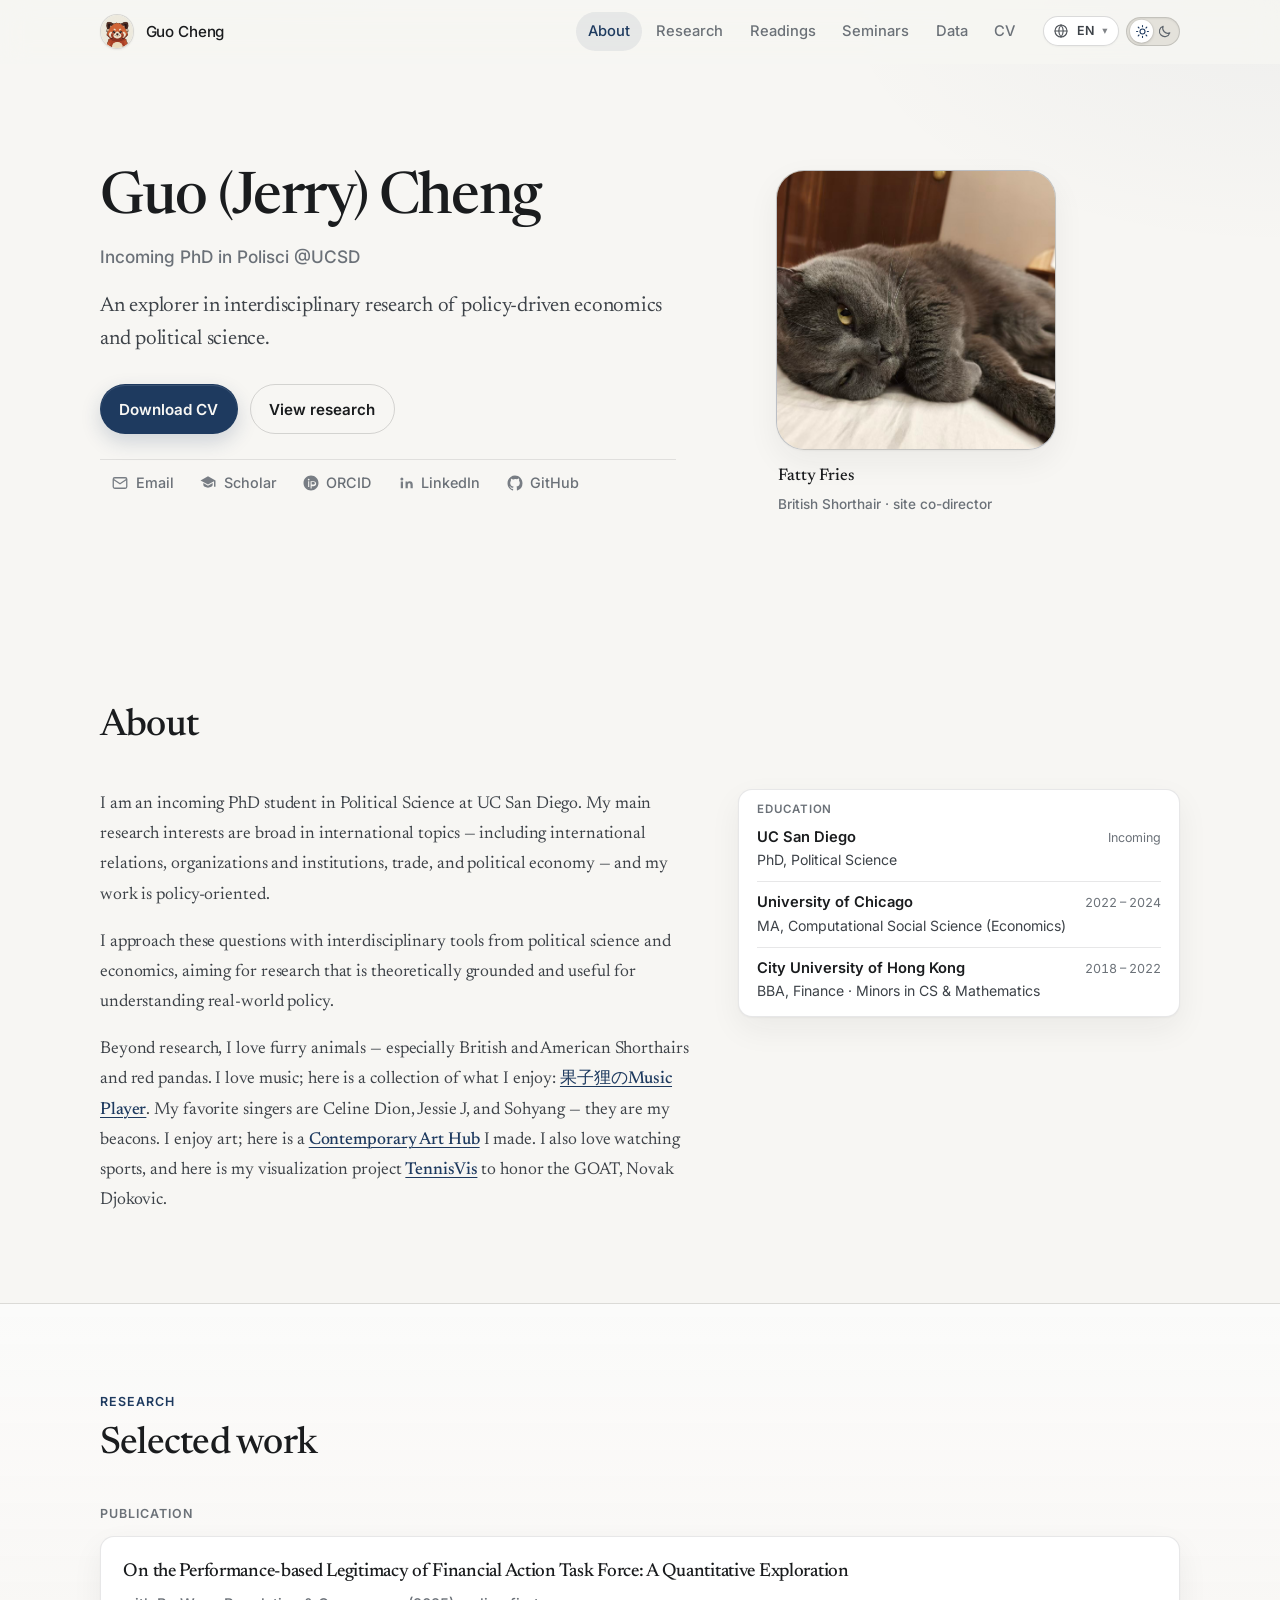
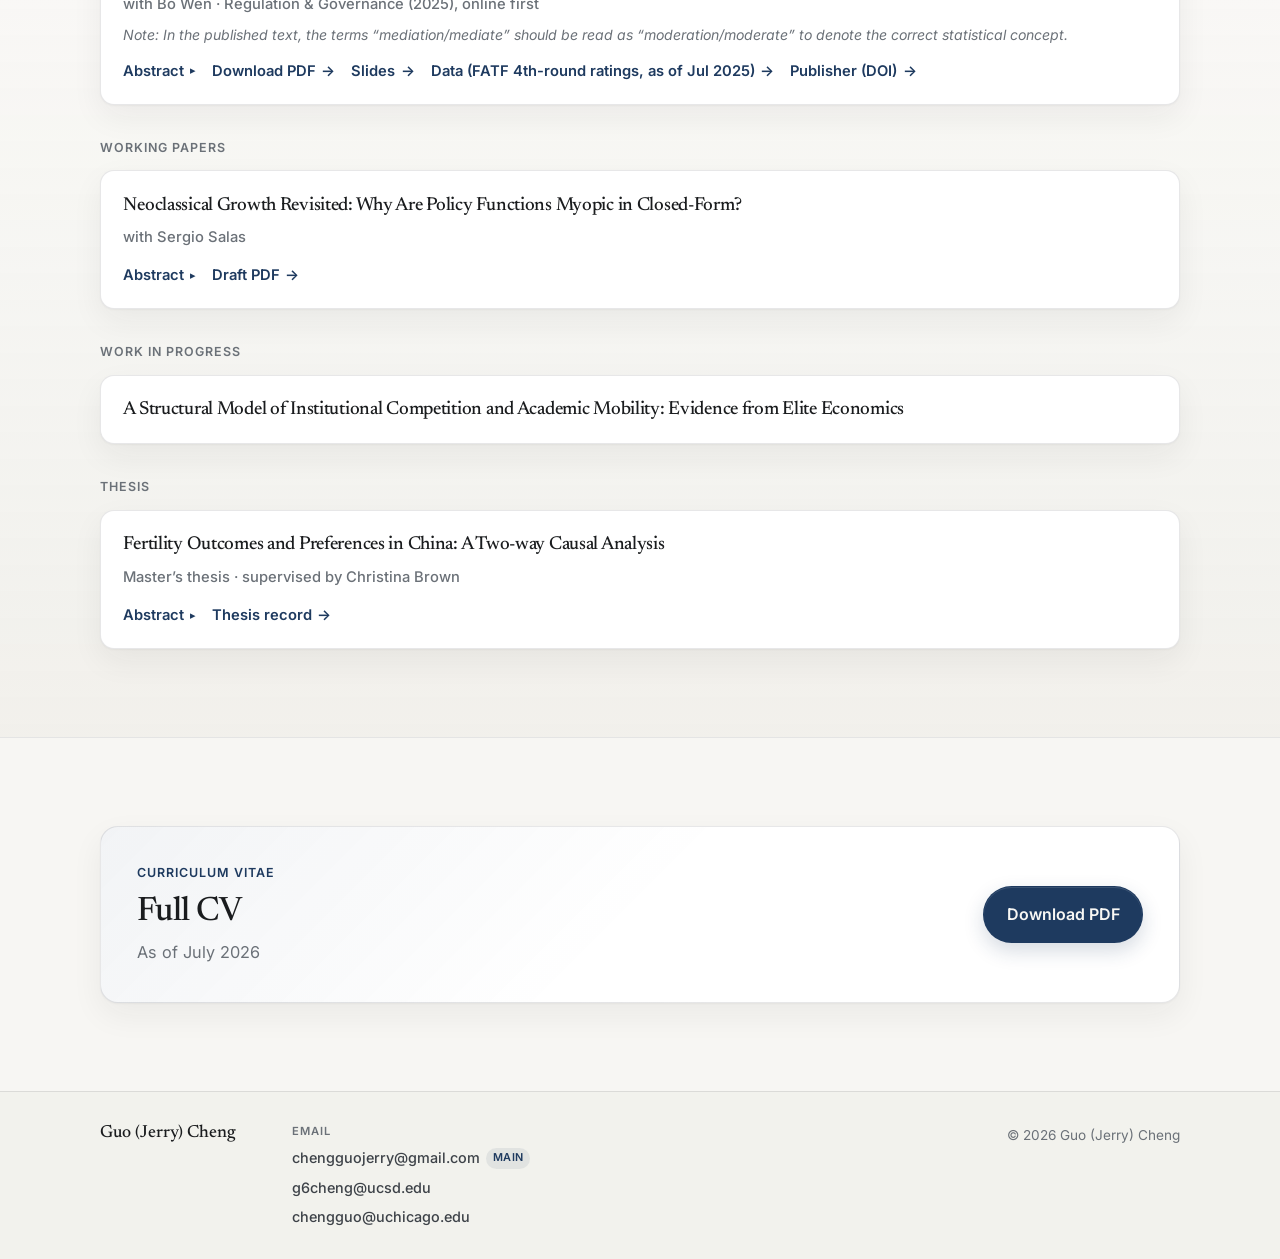
<file: index.html>
<!DOCTYPE html>
<html lang="en">
<head>
  <meta charset="UTF-8" />
  <meta name="viewport" content="width=device-width, initial-scale=1, viewport-fit=cover" />
  <title>Guo (Jerry) Cheng</title>
  <meta name="description" content="Guo (Jerry) Cheng — Incoming PhD in Political Science at UC San Diego. Interdisciplinary research in policy-driven economics and political science." />
  <meta name="author" content="Guo (Jerry) Cheng" />

  <!-- Open Graph -->
  <meta property="og:title" content="Guo (Jerry) Cheng" />
  <meta property="og:description" content="Incoming PhD in Political Science at UC San Diego. Interdisciplinary research in policy-driven economics and political science." />
  <meta property="og:type" content="website" />
  <meta property="og:url" content="https://jerrycg.github.io/" />

  <link rel="icon" href="assets/img/logo-red-panda.jpg" type="image/jpeg" />
  <meta name="color-scheme" content="light dark" />
  <!-- Apply theme + language before paint to avoid flash -->
  <script>
    (function () {
      try {
        var stored = localStorage.getItem("theme");
        var prefersDark = window.matchMedia("(prefers-color-scheme: dark)").matches;
        var theme = stored === "light" || stored === "dark"
          ? stored
          : prefersDark
            ? "dark"
            : "light";
        document.documentElement.setAttribute("data-theme", theme);
        document.documentElement.style.colorScheme = theme;
      } catch (e) {
        document.documentElement.setAttribute("data-theme", "light");
      }
      try {
        var lang = localStorage.getItem("lang");
        if (lang === "zh-CN" || lang === "en") {
          document.documentElement.setAttribute("lang", lang === "zh-CN" ? "zh-CN" : "en");
          document.documentElement.setAttribute("data-lang", lang);
        }
      } catch (e2) { /* ignore */ }
    })();
  </script>
  <link rel="preconnect" href="https://fonts.googleapis.com" />
  <link rel="preconnect" href="https://fonts.gstatic.com" crossorigin />
  <link href="https://fonts.googleapis.com/css2?family=Inter:wght@400;500;600&family=Newsreader:ital,opsz,wght@0,6..72,400;0,6..72,500;0,6..72,600;1,6..72,400;1,6..72,500&display=swap" rel="stylesheet" />
  <link rel="stylesheet" href="css/styles.css?v=20261103b" />
</head>
<body>
  <a class="skip-link" href="#main" data-i18n="skip">Skip to content</a>

  <header class="site-header" id="top">
    <div class="header-inner">
      <a class="brand" href="index.html" data-i18n-aria="brand.home" aria-label="Guo (Jerry) Cheng — home">
        <img
          class="brand-mark"
          src="assets/img/logo-red-panda.jpg"
          alt=""
          width="36"
          height="36"
          decoding="async"
        />
        <span class="brand-name" data-i18n="brand.name">Guo Cheng</span>
      </a>
      <nav class="site-nav" data-i18n-aria="nav.primary" aria-label="Primary">
        <ul>
          <li><a href="#about" data-i18n="nav.about">About</a></li>
          <li><a href="#research" data-i18n="nav.research">Research</a></li>
          <li><a href="readings.html" data-i18n="nav.readings">Readings</a></li>
          <li><a href="seminars.html" data-i18n="nav.seminars">Seminars</a></li>
          <li><a href="data.html" data-i18n="nav.data">Data</a></li>
          <li><a href="#cv" data-i18n="nav.cv">CV</a></li>
        </ul>
      </nav>

      <div class="header-tools">
        <div class="lang-switch" id="lang-switch">
          <button
            type="button"
            class="lang-toggle"
            id="lang-toggle"
            aria-haspopup="listbox"
            aria-expanded="false"
            aria-controls="lang-menu"
            data-i18n-aria="lang.label"
            aria-label="Language"
            title="Language"
          >
            <span class="lang-toggle-icon" aria-hidden="true">
              <svg viewBox="0 0 24 24" width="16" height="16" fill="none" stroke="currentColor" stroke-width="1.7" stroke-linecap="round" stroke-linejoin="round">
                <circle cx="12" cy="12" r="9" />
                <path d="M3 12h18" />
                <path d="M12 3a14 14 0 0 1 0 18" />
                <path d="M12 3a14 14 0 0 0 0 18" />
              </svg>
            </span>
            <span class="lang-current" id="lang-current">EN</span>
            <span class="lang-caret" aria-hidden="true">▾</span>
          </button>
          <ul class="lang-menu" id="lang-menu" role="listbox" hidden>
            <li role="option">
              <button type="button" class="lang-option" data-lang="en" data-i18n="lang.en">English</button>
            </li>
            <li role="option">
              <button type="button" class="lang-option" data-lang="zh-CN" data-i18n="lang.zh">简体中文</button>
            </li>
          </ul>
        </div>

        <button
          type="button"
          class="theme-toggle"
          id="theme-toggle"
          aria-label="Switch to dark theme"
          data-i18n-title="theme.toggle"
          title="Toggle light / dark theme"
        >
          <span class="theme-toggle-track" aria-hidden="true">
            <span class="theme-toggle-icon theme-toggle-sun">
              <svg viewBox="0 0 24 24" width="15" height="15" fill="none" stroke="currentColor" stroke-width="1.75" stroke-linecap="round">
                <circle cx="12" cy="12" r="4" />
                <path d="M12 2.5v1.8M12 19.7v1.8M2.5 12h1.8M19.7 12h1.8M5.1 5.1l1.3 1.3M17.6 17.6l1.3 1.3M5.1 18.9l1.3-1.3M17.6 6.4l1.3-1.3" />
              </svg>
            </span>
            <span class="theme-toggle-icon theme-toggle-moon">
              <svg viewBox="0 0 24 24" width="15" height="15" fill="none" stroke="currentColor" stroke-width="1.75" stroke-linecap="round" stroke-linejoin="round">
                <path d="M20.5 14.2A8.2 8.2 0 0 1 9.8 3.5 8.5 8.5 0 1 0 20.5 14.2Z" />
              </svg>
            </span>
            <span class="theme-toggle-thumb"></span>
          </span>
        </button>
      </div>
    </div>
  </header>

  <main id="main">
    <!-- Hero -->
    <section class="hero" id="home" aria-labelledby="hero-name">
      <div class="container hero-grid">
        <div class="hero-copy reveal">
          <h1 id="hero-name" data-i18n="hero.name">Guo (Jerry) Cheng</h1>
          <p class="hero-role" data-i18n="hero.role">Incoming PhD in Polisci @UCSD</p>
          <p class="hero-lede" data-i18n="hero.lede">
            An explorer in interdisciplinary research of policy-driven economics
            and political science.
          </p>
          <div class="hero-actions">
            <a class="btn btn-primary" href="#cv" data-i18n="hero.cv">Download CV</a>
            <a class="btn btn-ghost" href="#research" data-i18n="hero.research">View research</a>
          </div>
          <ul class="social-list" data-i18n-aria="social.profiles" aria-label="Profiles and contact">
            <li>
              <a href="mailto:chengguojerry@gmail.com" data-i18n-title="social.email" title="Email">
                <span class="social-icon" aria-hidden="true">
                  <svg viewBox="0 0 24 24" width="18" height="18" fill="none" stroke="currentColor" stroke-width="1.75"><rect x="3" y="5" width="18" height="14" rx="2"/><path d="M3 7l9 6 9-6"/></svg>
                </span>
                <span data-i18n="social.email">Email</span>
              </a>
            </li>
            <li>
              <a href="https://scholar.google.com/citations?user=vxpHL1AAAAAJ" target="_blank" rel="noopener noreferrer" data-i18n-title="social.scholar" title="Google Scholar">
                <span class="social-icon" aria-hidden="true">
                  <svg viewBox="0 0 24 24" width="18" height="18" fill="currentColor"><path d="M12 3 2 8.5 12 14l8-4.4V17h2V8.5L12 3Zm-6.2 9.1v2.7c0 1.9 2.8 3.4 6.2 3.4s6.2-1.5 6.2-3.4v-2.7L12 15.6l-6.2-3.5Z"/></svg>
                </span>
                <span data-i18n="social.scholar">Scholar</span>
              </a>
            </li>
            <li>
              <a href="https://orcid.org/0009-0001-1457-7017" target="_blank" rel="noopener noreferrer" data-i18n-title="social.orcid" title="ORCID">
                <span class="social-icon" aria-hidden="true">
                  <svg viewBox="0 0 24 24" width="18" height="18" fill="currentColor"><path d="M12 2C6.48 2 2 6.48 2 12s4.48 10 10 10 10-4.48 10-10S17.52 2 12 2Zm-3.1 4.35a1.15 1.15 0 1 1 0 2.3 1.15 1.15 0 0 1 0-2.3ZM8.2 9.5h1.4v7.7H8.2V9.5Zm3.25 0h3.85c2.15 0 3.55 1.35 3.55 3.35 0 2.05-1.5 3.4-3.7 3.4h-2.3v2.95h-1.4V9.5Zm1.4 1.25v3.25h2.15c1.3 0 2.15-.7 2.15-1.65 0-.95-.85-1.6-2.15-1.6H12.85Z"/></svg>
                </span>
                <span data-i18n="social.orcid">ORCID</span>
              </a>
            </li>
            <li>
              <a href="https://www.linkedin.com/in/guo-jerry-cheng" target="_blank" rel="noopener noreferrer" data-i18n-title="social.linkedin" title="LinkedIn">
                <span class="social-icon" aria-hidden="true">
                  <svg viewBox="0 0 24 24" width="18" height="18" fill="currentColor"><path d="M6.5 8.5a2 2 0 1 1 0-4 2 2 0 0 1 0 4ZM5 10h3v9H5v-9Zm5.5 0H14v1.3c.5-.9 1.6-1.6 3.1-1.6 2.5 0 3.9 1.6 3.9 4.5V19h-3v-4.3c0-1.4-.5-2.3-1.7-2.3-1 0-1.5.7-1.8 1.4-.1.2-.1.5-.1.8V19h-3v-9Z"/></svg>
                </span>
                <span data-i18n="social.linkedin">LinkedIn</span>
              </a>
            </li>
            <li>
              <a href="https://github.com/JerryCG" target="_blank" rel="noopener noreferrer" data-i18n-title="social.github" title="GitHub">
                <span class="social-icon" aria-hidden="true">
                  <svg viewBox="0 0 24 24" width="18" height="18" fill="currentColor"><path d="M12 2C6.48 2 2 6.58 2 12.26c0 4.52 2.87 8.35 6.84 9.7.5.1.68-.22.68-.48 0-.24-.01-.87-.01-1.7-2.78.62-3.37-1.37-3.37-1.37-.45-1.18-1.11-1.5-1.11-1.5-.91-.64.07-.63.07-.63 1 .07 1.53 1.06 1.53 1.06.9 1.57 2.36 1.12 2.94.86.09-.67.35-1.12.63-1.38-2.22-.26-4.56-1.14-4.56-5.07 0-1.12.39-2.03 1.03-2.75-.1-.26-.45-1.32.1-2.75 0 0 .84-.27 2.75 1.05A9.3 9.3 0 0 1 12 6.8c.85 0 1.71.12 2.51.35 1.9-1.32 2.74-1.05 2.74-1.05.55 1.43.2 2.49.1 2.75.64.72 1.03 1.63 1.03 2.75 0 3.94-2.34 4.8-4.57 5.06.36.32.68.94.68 1.9 0 1.38-.01 2.49-.01 2.83 0 .26.18.59.69.48A10.28 10.28 0 0 0 22 12.26C22 6.58 17.52 2 12 2Z"/></svg>
                </span>
                <span data-i18n="social.github">GitHub</span>
              </a>
            </li>
          </ul>
        </div>

        <figure class="hero-photo reveal">
          <div class="photo-frame">
            <img
              class="photo-img"
              src="assets/img/fatty-fries.jpg"
              data-i18n-alt="photo.alt"
              alt="Fatty Fries, a British Shorthair cat, resting on a bed"
              width="280"
              height="280"
              loading="eager"
              decoding="async"
            />
          </div>
          <figcaption class="photo-caption">
            <span class="photo-caption-name" data-i18n="photo.name">Fatty Fries</span>
            <span class="photo-caption-note" data-i18n="photo.note">British Shorthair · site co-director</span>
          </figcaption>
        </figure>
      </div>
    </section>

    <!-- About -->
    <section class="section" id="about" aria-labelledby="about-title">
      <div class="container">
        <header class="section-header reveal">
          <h2 id="about-title" data-i18n="about.title">About</h2>
        </header>

        <div class="about-grid">
          <div class="about-prose reveal">
            <p data-i18n="about.p1">
              I am an incoming PhD student in Political Science at UC San Diego.
              My main research interests are broad in international topics —
              including international relations, organizations and institutions,
              trade, and political economy — and my work is policy-oriented.
            </p>
            <p data-i18n="about.p2">
              I approach these questions with interdisciplinary tools from
              political science and economics, aiming for research that is
              theoretically grounded and useful for understanding real-world policy.
            </p>
            <p data-i18n-html="about.p3">
              Beyond research, I love furry animals — especially British and American
              Shorthairs and red pandas. I love music; here is a collection of what I enjoy:
              <a href="https://jerrycg.github.io/music-player/" target="_blank" rel="noopener noreferrer">果子狸のMusic Player</a>.
              My favorite singers are Celine Dion, Jessie J, and Sohyang — they are my beacons.
              I enjoy art; here is a
              <a href="https://jerrycg.github.io/contemporary-art-hub/" target="_blank" rel="noopener noreferrer">Contemporary Art Hub</a>
              I made.
              I also love watching sports, and here is my visualization project
              <a href="https://tennis-vis.onrender.com/" target="_blank" rel="noopener noreferrer">TennisVis</a>
              to honor the GOAT, Novak Djokovic.
            </p>
          </div>

          <aside class="education reveal" aria-labelledby="edu-title">
            <h3 id="edu-title" class="aside-title" data-i18n="edu.title">Education</h3>
            <ol class="edu-list">
              <li>
                <div class="edu-meta">
                  <span class="edu-school" data-i18n="edu.ucsd.school">UC San Diego</span>
                  <span class="edu-years" data-i18n="edu.ucsd.years">Incoming</span>
                </div>
                <p class="edu-degree" data-i18n="edu.ucsd.degree">PhD, Political Science</p>
              </li>
              <li>
                <div class="edu-meta">
                  <span class="edu-school" data-i18n="edu.uchicago.school">University of Chicago</span>
                  <span class="edu-years">2022 – 2024</span>
                </div>
                <p class="edu-degree" data-i18n="edu.uchicago.degree">MA, Computational Social Science (Economics)</p>
              </li>
              <li>
                <div class="edu-meta">
                  <span class="edu-school" data-i18n="edu.cityu.school">City University of Hong Kong</span>
                  <span class="edu-years">2018 – 2022</span>
                </div>
                <p class="edu-degree" data-i18n="edu.cityu.degree">BBA, Finance · Minors in CS &amp; Mathematics</p>
              </li>
            </ol>
          </aside>
        </div>
      </div>
    </section>

    <!-- Research -->
    <section class="section section-alt" id="research" aria-labelledby="research-title">
      <div class="container">
        <header class="section-header reveal">
          <p class="section-label" data-i18n="research.label">Research</p>
          <h2 id="research-title" data-i18n="research.title">Selected work</h2>
        </header>

        <div class="research-block reveal">
          <h3 class="research-group-title" data-i18n="research.publication">Publication</h3>
          <article class="paper-card">
            <p class="paper-title" data-i18n="paper.fatf.title">
              On the Performance-based Legitimacy of Financial Action Task Force:
              A Quantitative Exploration
            </p>
            <p class="paper-meta" data-i18n="paper.fatf.meta">
              with Bo Wen · Regulation &amp; Governance (2025), online first
            </p>
            <p class="paper-note paper-note-correction" data-i18n="paper.fatf.note">
              Note: In the published text, the terms “mediation/mediate” should be read as “moderation/moderate” to denote the correct statistical concept.
            </p>
            <div class="paper-links">
              <button
                type="button"
                class="abstract-toggle"
                aria-expanded="false"
                aria-controls="abstract-fatf"
              >
                <span data-i18n="link.abstract">Abstract</span>
                <span class="abstract-toggle-icon" aria-hidden="true">▸</span>
              </button>
              <a
                class="text-link"
                href="https://www.dropbox.com/scl/fi/eptdcv185i0i1qvf4c0sd/Regulation-Governance-2025-Cheng-Wen-On-the-Performance-Based-Legitimacy-of-Financial-Action-Task-Force-A-Quantitative-Exploration.pdf?rlkey=uq9wglwz7m2yx3jsmejo32n99&amp;e=2&amp;st=axpfbrux&amp;dl=0"
                target="_blank"
                rel="noopener noreferrer"
              >
                <span data-i18n="link.pdf">Download PDF</span>
                <span aria-hidden="true">→</span>
              </a>
              <a
                class="text-link"
                href="doc/fatf_slides_20260729.pdf"
                target="_blank"
                rel="noopener noreferrer"
              >
                <span data-i18n="link.slides">Slides</span>
                <span aria-hidden="true">→</span>
              </a>
              <a
                class="text-link"
                href="doc/FATF_4th_round_numeric_ratings_2025Jul.csv"
                target="_blank"
                rel="noopener noreferrer"
              >
                <span data-i18n="link.data">Data (FATF 4th-round ratings, as of Jul 2025)</span>
                <span aria-hidden="true">→</span>
              </a>
              <a
                class="text-link"
                href="https://doi.org/10.1111/rego.70088"
                target="_blank"
                rel="noopener noreferrer"
              >
                <span data-i18n="link.doi">Publisher (DOI)</span>
                <span aria-hidden="true">→</span>
              </a>
            </div>
            <div class="abstract-panel" id="abstract-fatf" role="region" aria-hidden="true">
              <div class="abstract-panel-inner">
                <p class="abstract-body" data-i18n="paper.fatf.abstract">
                  How legitimate is Financial Action Task Force (FATF)? We address this question with cross-country evidence spanning performance-wise aspects—standards, evaluation, strategy. FATF’s legitimacy needs strengthening. Standards-wise, compliance to FATF’s Recommendations generally contributes to both FATF’s and external effectiveness proxies, yet the latter has much weaker evidence. Granularly, FATF’s Recommendations pose challenges for good-faith developing states, since capacity constraints hinder compliance and effectiveness conversion. Evaluation-wise, the effectiveness appraisal may be biased due to heavy reliance on compliance ratings, evidenced by weak correlations with external corruption control and financial transparency indicators. Strategy-wise, though enhanced follow-up boosts persistent compliance, the dominantly punitive strategy system is detrimental to good-faith yet low-capacity states. Theoretically, we build an extended framework on Mitchell’s theory by deepening the analysis of effectiveness and justifying its applicability to non-binding institutions. We also enrich the dialogue on the legitimacy of international organizations by presenting a quantitative, objective approach using official data.
                </p>
              </div>
            </div>
          </article>
        </div>

        <div class="research-block reveal">
          <h3 class="research-group-title" data-i18n="research.working">Working papers</h3>
          <ul class="wip-list">
            <li class="paper-card">
              <p class="paper-title" data-i18n="paper.ngm.title">
                Neoclassical Growth Revisited: Why Are Policy Functions Myopic in Closed-Form?
              </p>
              <p class="paper-meta" data-i18n="paper.ngm.meta">with Sergio Salas</p>
              <div class="paper-links">
                <button
                  type="button"
                  class="abstract-toggle"
                  aria-expanded="false"
                  aria-controls="abstract-ngm"
                >
                  <span data-i18n="link.abstract">Abstract</span>
                  <span class="abstract-toggle-icon" aria-hidden="true">▸</span>
                </button>
                <a
                  class="text-link"
                  href="https://drive.google.com/file/d/1z_iqUvOHPs2HP81RKhBiiJodFLL72Bf5/view"
                  target="_blank"
                  rel="noopener noreferrer"
                >
                  <span data-i18n="link.draft">Draft PDF</span>
                  <span aria-hidden="true">→</span>
                </a>
              </div>
              <div class="abstract-panel" id="abstract-ngm" role="region" aria-hidden="true">
                <div class="abstract-panel-inner">
                  <p class="abstract-body" data-i18n="paper.ngm.abstract">
                    In learning macroeconomic dynamics, it is common to start with a version of the Neoclassical Growth Model (NGM) that admits closed-form solutions. This involves analyzing a special case with: i) log utility, ii) a Cobb–Douglas production function, and iii) full depreciation. While the existence of a closed-form solution under these assumptions has long been established, the implications for households and the role of their forward-looking behavior in deriving the results are seldom explained. This is particularly relevant in connection to the “news” literature, because unlike in a purely Markovian recursive structure, news about future changes in the economic environment—e.g., changes in productivity—generally produce current effects. However, under the special case of the NGM that admits closed-form solutions, news about future changes has no current effects. To understand why this result holds, we present the market approach to solving the problem, where it is revealed exactly what economic forces underlie the fact that agents do not react to news about future changes in wages and interest rates.
                  </p>
                </div>
              </div>
            </li>
          </ul>
        </div>

        <div class="research-block reveal">
          <h3 class="research-group-title" data-i18n="research.wip">Work in progress</h3>
          <ul class="wip-list">
            <li class="paper-card">
              <p class="paper-title" data-i18n="paper.wip.title">
                A Structural Model of Institutional Competition and Academic Mobility: Evidence from Elite Economics
              </p>
            </li>
          </ul>
        </div>

        <div class="research-block reveal">
          <h3 class="research-group-title" data-i18n="research.thesis">Thesis</h3>
          <ul class="wip-list">
            <li class="paper-card">
              <p class="paper-title" data-i18n="paper.thesis.title">
                Fertility Outcomes and Preferences in China: A Two-way Causal Analysis
              </p>
              <p class="paper-meta" data-i18n="paper.thesis.meta">Master’s thesis · supervised by Christina Brown</p>
              <div class="paper-links">
                <button
                  type="button"
                  class="abstract-toggle"
                  aria-expanded="false"
                  aria-controls="abstract-thesis"
                >
                  <span data-i18n="link.abstract">Abstract</span>
                  <span class="abstract-toggle-icon" aria-hidden="true">▸</span>
                </button>
                <a
                  class="text-link"
                  href="https://knowledge.uchicago.edu/records/wcg8k-hd496"
                  target="_blank"
                  rel="noopener noreferrer"
                >
                  <span data-i18n="link.thesis">Thesis record</span>
                  <span aria-hidden="true">→</span>
                </a>
              </div>
              <div class="abstract-panel" id="abstract-thesis" role="region" aria-hidden="true">
                <div class="abstract-panel-inner">
                  <p class="abstract-body" data-i18n="paper.thesis.abstract">
                    This study explores the bidirectional causality between fertility preferences and outcomes in China, using the latest two waves of the Chinese General Social Survey (CGSS 2018 and 2021). The findings highlight significant implications for two contrasting phenomena observed in the data: 1) A progressive shift from son preference to daughter preference overall across cohorts; 2) A persistent gender discrepancy between fertility outcomes and preferences — actual fertility outcomes are more skewed towards boys than ideal fertility preferences suggest. The shift towards the daughter preference can be attributed to the “girl-updating” mechanism: having girls on average reduces the gender gap in preferences by approximately 0.5 children, while the effects of having boys are less consistent. On the other hand, the gender discrepancy between fertility outcomes and preferences can be explained by two behavioral patterns: 18% of the discrepancy comes from people with a son preference taking more aggressive measures to ensure male offspring, whereas 82% is attributed to the “implicit son preference” among people with a balance preference, who opt for a boy when limited to only one child. Moreover, a dynamic Difference-in-Differences study suggests that during the early stage of birth control policies, urban residents with a balance preference suffer from increasingly stricter constraints of having only one child than their rural counterparts, exacerbating the skewed sex ratio.
                  </p>
                </div>
              </div>
            </li>
          </ul>
        </div>
      </div>
    </section>

    <!-- CV -->
    <section class="section" id="cv" aria-labelledby="cv-title">
      <div class="container">
        <div class="cv-panel reveal">
          <div class="cv-copy">
            <p class="section-label" data-i18n="cv.label">Curriculum Vitae</p>
            <h2 id="cv-title" data-i18n="cv.title">Full CV</h2>
            <p class="cv-lede" data-i18n="cv.date">As of July 2026</p>
          </div>
          <a class="btn btn-primary btn-lg" href="doc/CV_Guo_Jerry_Cheng_20260729.pdf" target="_blank" rel="noopener noreferrer">
            <span data-i18n="cv.download">Download PDF</span>
          </a>
        </div>
      </div>
    </section>
  </main>

  <footer class="site-footer">
    <div class="container footer-inner">
      <div class="footer-brand">
        <p class="footer-name" data-i18n="footer.name">Guo (Jerry) Cheng</p>
      </div>

      <div class="footer-block">
        <p class="footer-label" data-i18n="footer.email">Email</p>
        <ul class="footer-emails">
          <li>
            <a href="mailto:chengguojerry@gmail.com">chengguojerry@gmail.com</a>
            <span class="footer-tag" data-i18n="footer.main">main</span>
          </li>
          <li>
            <a href="mailto:g6cheng@ucsd.edu">g6cheng@ucsd.edu</a>
          </li>
          <li>
            <a href="mailto:chengguo@uchicago.edu">chengguo@uchicago.edu</a>
          </li>
        </ul>
      </div>

      <p class="footer-copy" data-i18n="footer.copy" id="footer-copy">© <span id="year"></span> Guo (Jerry) Cheng</p>
    </div>
  </footer>

  <!-- Offline i18n first (China-friendly, no external translation APIs), then interactions -->
  <script src="js/i18n.js?v=20261103b"></script>
  <script src="js/main.js?v=20261103b"></script>
</body>
</html>
</file>
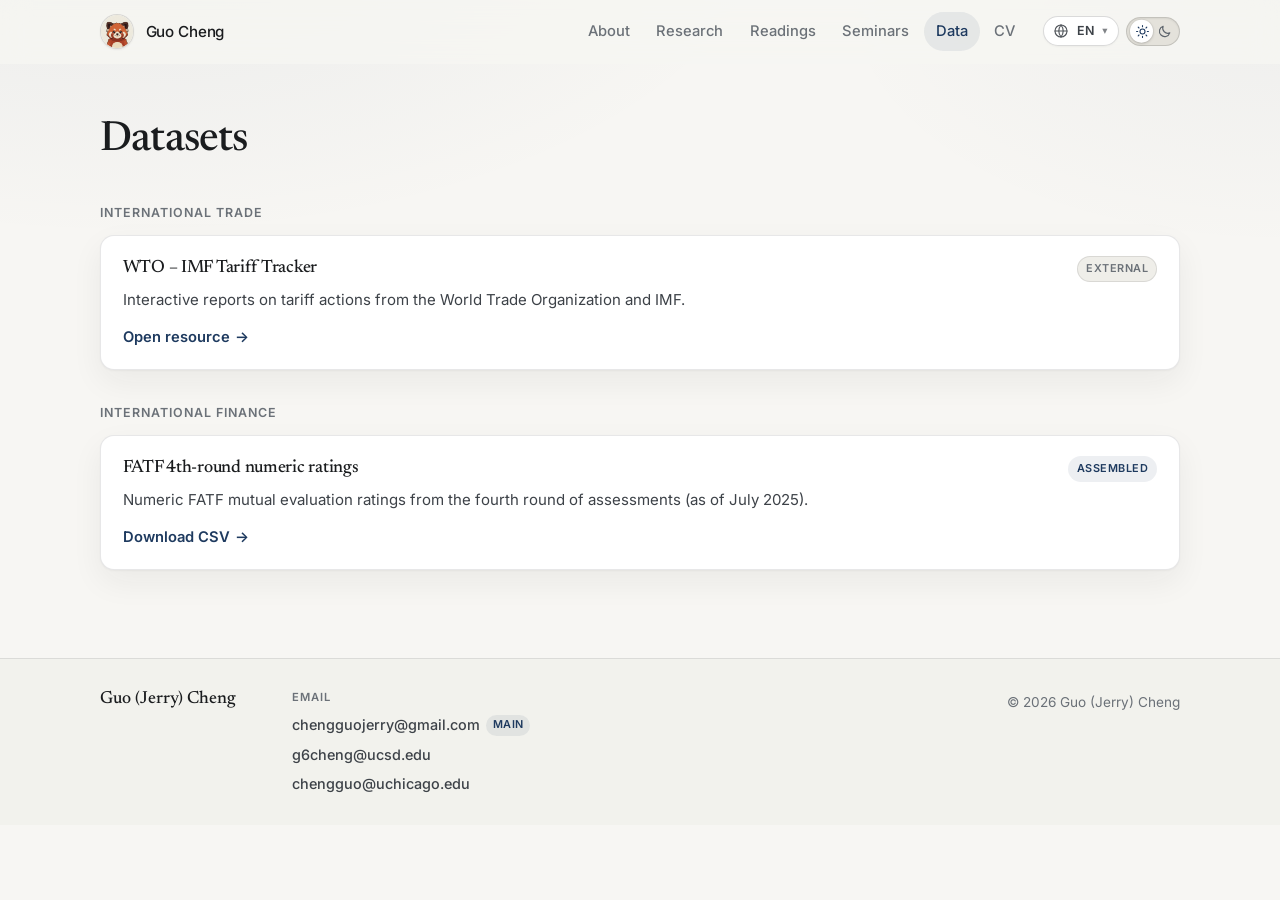
<file: data.html>
<!DOCTYPE html>
<html lang="en">
<head>
  <meta charset="UTF-8" />
  <meta name="viewport" content="width=device-width, initial-scale=1, viewport-fit=cover" />
  <title>Datasets — Guo (Jerry) Cheng</title>
  <meta name="description" content="Datasets curated and assembled by Guo (Jerry) Cheng — international trade, international finance, and more." />
  <meta name="author" content="Guo (Jerry) Cheng" />

  <meta property="og:title" content="Datasets — Guo (Jerry) Cheng" />
  <meta property="og:description" content="Datasets curated and assembled by Guo (Jerry) Cheng." />
  <meta property="og:type" content="website" />
  <meta property="og:url" content="https://jerrycg.github.io/data.html" />

  <link rel="icon" href="assets/img/logo-red-panda.jpg" type="image/jpeg" />
  <meta name="color-scheme" content="light dark" />
  <script>
    (function () {
      try {
        var stored = localStorage.getItem("theme");
        var prefersDark = window.matchMedia("(prefers-color-scheme: dark)").matches;
        var theme = stored === "light" || stored === "dark"
          ? stored
          : prefersDark
            ? "dark"
            : "light";
        document.documentElement.setAttribute("data-theme", theme);
        document.documentElement.style.colorScheme = theme;
      } catch (e) {
        document.documentElement.setAttribute("data-theme", "light");
      }
      try {
        var lang = localStorage.getItem("lang");
        if (lang === "zh-CN" || lang === "en") {
          document.documentElement.setAttribute("lang", lang === "zh-CN" ? "zh-CN" : "en");
          document.documentElement.setAttribute("data-lang", lang);
        }
      } catch (e2) { /* ignore */ }
    })();
  </script>
  <link rel="preconnect" href="https://fonts.googleapis.com" />
  <link rel="preconnect" href="https://fonts.gstatic.com" crossorigin />
  <link href="https://fonts.googleapis.com/css2?family=Inter:wght@400;500;600&family=Newsreader:ital,opsz,wght@0,6..72,400;0,6..72,500;0,6..72,600;1,6..72,400;1,6..72,500&display=swap" rel="stylesheet" />
  <link rel="stylesheet" href="css/styles.css?v=20261103b" />
</head>
<body class="page-data">
  <a class="skip-link" href="#main" data-i18n="skip">Skip to content</a>

  <header class="site-header" id="top">
    <div class="header-inner">
      <a class="brand" href="index.html" data-i18n-aria="brand.home" aria-label="Guo (Jerry) Cheng — home">
        <img
          class="brand-mark"
          src="assets/img/logo-red-panda.jpg"
          alt=""
          width="36"
          height="36"
          decoding="async"
        />
        <span class="brand-name" data-i18n="brand.name">Guo Cheng</span>
      </a>
      <nav class="site-nav" data-i18n-aria="nav.primary" aria-label="Primary">
        <ul>
          <li><a href="index.html#about" data-i18n="nav.about">About</a></li>
          <li><a href="index.html#research" data-i18n="nav.research">Research</a></li>
          <li><a href="readings.html" data-i18n="nav.readings">Readings</a></li>
          <li><a href="seminars.html" data-i18n="nav.seminars">Seminars</a></li>
          <li><a href="data.html" class="is-active" data-i18n="nav.data" aria-current="page">Data</a></li>
          <li><a href="index.html#cv" data-i18n="nav.cv">CV</a></li>
        </ul>
      </nav>

      <div class="header-tools">
        <div class="lang-switch" id="lang-switch">
          <button
            type="button"
            class="lang-toggle"
            id="lang-toggle"
            aria-haspopup="listbox"
            aria-expanded="false"
            aria-controls="lang-menu"
            data-i18n-aria="lang.label"
            aria-label="Language"
            title="Language"
          >
            <span class="lang-toggle-icon" aria-hidden="true">
              <svg viewBox="0 0 24 24" width="16" height="16" fill="none" stroke="currentColor" stroke-width="1.7" stroke-linecap="round" stroke-linejoin="round">
                <circle cx="12" cy="12" r="9" />
                <path d="M3 12h18" />
                <path d="M12 3a14 14 0 0 1 0 18" />
                <path d="M12 3a14 14 0 0 0 0 18" />
              </svg>
            </span>
            <span class="lang-current" id="lang-current">EN</span>
            <span class="lang-caret" aria-hidden="true">▾</span>
          </button>
          <ul class="lang-menu" id="lang-menu" role="listbox" hidden>
            <li role="option">
              <button type="button" class="lang-option" data-lang="en" data-i18n="lang.en">English</button>
            </li>
            <li role="option">
              <button type="button" class="lang-option" data-lang="zh-CN" data-i18n="lang.zh">简体中文</button>
            </li>
          </ul>
        </div>

        <button
          type="button"
          class="theme-toggle"
          id="theme-toggle"
          aria-label="Switch to dark theme"
          data-i18n-title="theme.toggle"
          title="Toggle light / dark theme"
        >
          <span class="theme-toggle-track" aria-hidden="true">
            <span class="theme-toggle-icon theme-toggle-sun">
              <svg viewBox="0 0 24 24" width="15" height="15" fill="none" stroke="currentColor" stroke-width="1.75" stroke-linecap="round">
                <circle cx="12" cy="12" r="4" />
                <path d="M12 2.5v1.8M12 19.7v1.8M2.5 12h1.8M19.7 12h1.8M5.1 5.1l1.3 1.3M17.6 17.6l1.3 1.3M5.1 18.9l1.3-1.3M17.6 6.4l1.3-1.3" />
              </svg>
            </span>
            <span class="theme-toggle-icon theme-toggle-moon">
              <svg viewBox="0 0 24 24" width="15" height="15" fill="none" stroke="currentColor" stroke-width="1.75" stroke-linecap="round" stroke-linejoin="round">
                <path d="M20.5 14.2A8.2 8.2 0 0 1 9.8 3.5 8.5 8.5 0 1 0 20.5 14.2Z" />
              </svg>
            </span>
            <span class="theme-toggle-thumb"></span>
          </span>
        </button>
      </div>
    </div>
  </header>

  <main id="main">
    <section class="section page-hero" aria-labelledby="data-title">
      <div class="container">
        <header class="section-header reveal">
          <h1 id="data-title" class="page-title" data-i18n="data.title">Datasets</h1>
        </header>

        <div class="research-block reveal">
          <h2 class="research-group-title" data-i18n="data.trade">International Trade</h2>
          <ul class="data-list">
            <li class="data-card">
              <div class="data-card-top">
                <p class="data-card-title" data-i18n="data.wto.title">WTO – IMF Tariff Tracker</p>
                <span class="data-badge" data-i18n="data.badge.external">External</span>
              </div>
              <p class="data-card-desc" data-i18n="data.wto.desc">
                Interactive reports on tariff actions from the World Trade Organization and IMF.
              </p>
              <div class="paper-links">
                <a
                  class="text-link"
                  href="https://ttd.wto.org/en/reports/tariff-actions"
                  target="_blank"
                  rel="noopener noreferrer"
                >
                  <span data-i18n="data.open">Open resource</span>
                  <span aria-hidden="true">→</span>
                </a>
              </div>
            </li>
          </ul>
        </div>

        <div class="research-block reveal">
          <h2 class="research-group-title" data-i18n="data.finance">International Finance</h2>
          <ul class="data-list">
            <li class="data-card">
              <div class="data-card-top">
                <p class="data-card-title" data-i18n="data.fatf.title">FATF 4th-round numeric ratings</p>
                <span class="data-badge data-badge-own" data-i18n="data.badge.assembled">Assembled</span>
              </div>
              <p class="data-card-desc" data-i18n="data.fatf.desc">
                Numeric FATF mutual evaluation ratings from the fourth round of assessments (as of July 2025).
              </p>
              <div class="paper-links">
                <a
                  class="text-link"
                  href="doc/FATF_4th_round_numeric_ratings_2025Jul.csv"
                  target="_blank"
                  rel="noopener noreferrer"
                >
                  <span data-i18n="data.download">Download CSV</span>
                  <span aria-hidden="true">→</span>
                </a>
              </div>
            </li>
          </ul>
        </div>
      </div>
    </section>
  </main>

  <footer class="site-footer">
    <div class="container footer-inner">
      <div class="footer-brand">
        <p class="footer-name" data-i18n="footer.name">Guo (Jerry) Cheng</p>
      </div>

      <div class="footer-block">
        <p class="footer-label" data-i18n="footer.email">Email</p>
        <ul class="footer-emails">
          <li>
            <a href="mailto:chengguojerry@gmail.com">chengguojerry@gmail.com</a>
            <span class="footer-tag" data-i18n="footer.main">main</span>
          </li>
          <li>
            <a href="mailto:g6cheng@ucsd.edu">g6cheng@ucsd.edu</a>
          </li>
          <li>
            <a href="mailto:chengguo@uchicago.edu">chengguo@uchicago.edu</a>
          </li>
        </ul>
      </div>

      <p class="footer-copy" data-i18n="footer.copy" id="footer-copy">© <span id="year"></span> Guo (Jerry) Cheng</p>
    </div>
  </footer>

  <script src="js/i18n.js?v=20261103b"></script>
  <script src="js/main.js?v=20261103b"></script>
</body>
</html>
</file>
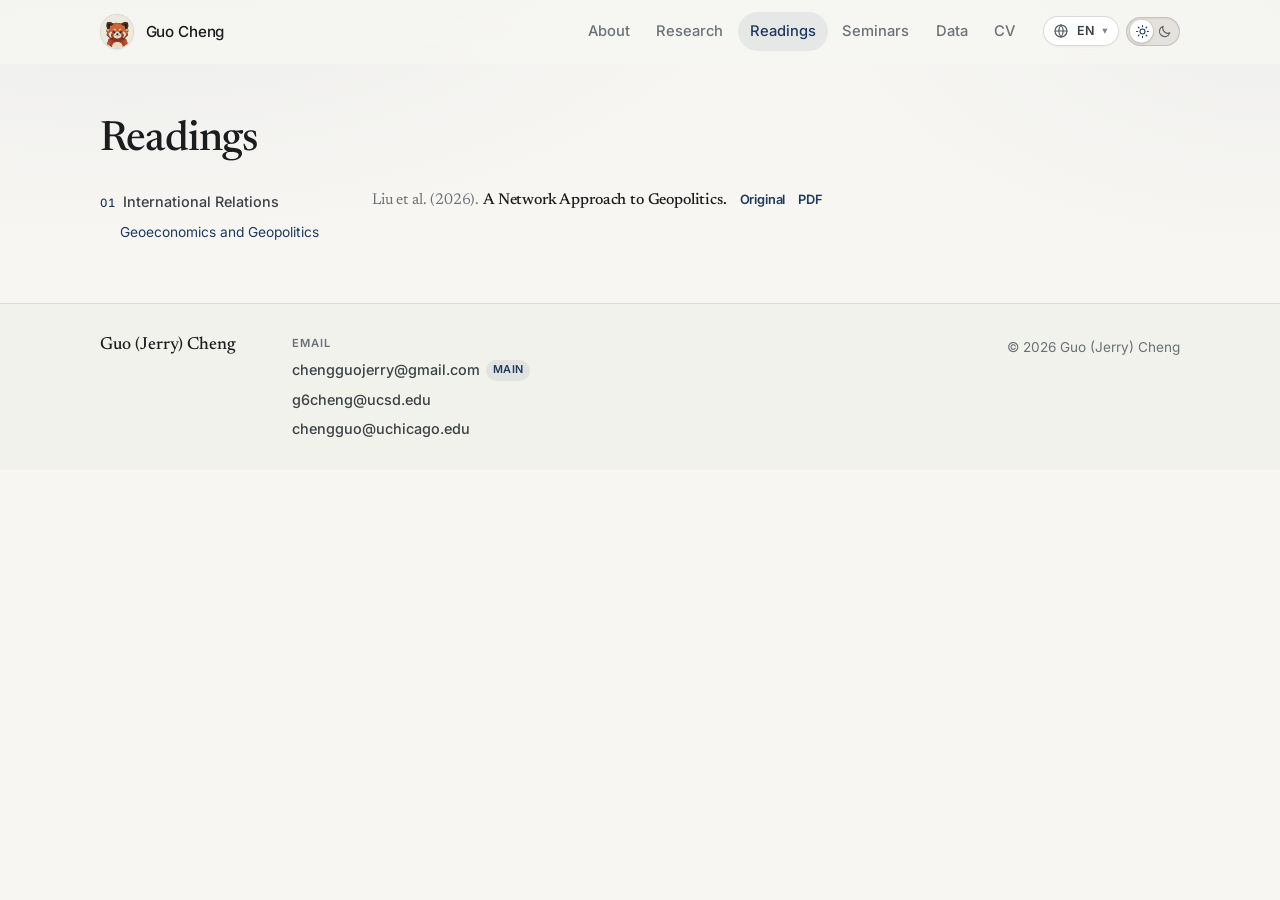
<file: readings.html>
<!DOCTYPE html>
<html lang="en">
<head>
  <meta charset="UTF-8" />
  <meta name="viewport" content="width=device-width, initial-scale=1, viewport-fit=cover" />
  <title>Readings — Guo (Jerry) Cheng</title>
  <meta name="description" content="A public reading shelf kept by Guo (Jerry) Cheng. International relations, beginning with geoeconomics and geopolitics." />
  <meta name="author" content="Guo (Jerry) Cheng" />

  <meta property="og:title" content="Readings — Guo (Jerry) Cheng" />
  <meta property="og:description" content="A public reading shelf kept by Guo (Jerry) Cheng. International relations, beginning with geoeconomics and geopolitics." />
  <meta property="og:type" content="website" />
  <meta property="og:url" content="https://jerrycg.github.io/readings.html" />

  <link rel="icon" href="assets/img/logo-red-panda.jpg" type="image/jpeg" />
  <meta name="color-scheme" content="light dark" />
  <script>
    (function () {
      try {
        var stored = localStorage.getItem("theme");
        var prefersDark = window.matchMedia("(prefers-color-scheme: dark)").matches;
        var theme = stored === "light" || stored === "dark"
          ? stored
          : prefersDark
            ? "dark"
            : "light";
        document.documentElement.setAttribute("data-theme", theme);
        document.documentElement.style.colorScheme = theme;
      } catch (e) {
        document.documentElement.setAttribute("data-theme", "light");
      }
      try {
        var lang = localStorage.getItem("lang");
        if (lang === "zh-CN" || lang === "en") {
          document.documentElement.setAttribute("lang", lang === "zh-CN" ? "zh-CN" : "en");
          document.documentElement.setAttribute("data-lang", lang);
        }
      } catch (e2) { /* ignore */ }
    })();
  </script>
  <link rel="preconnect" href="https://fonts.googleapis.com" />
  <link rel="preconnect" href="https://fonts.gstatic.com" crossorigin />
  <link href="https://fonts.googleapis.com/css2?family=Inter:wght@400;500;600&family=Newsreader:ital,opsz,wght@0,6..72,400;0,6..72,500;0,6..72,600;1,6..72,400;1,6..72,500&display=swap" rel="stylesheet" />
  <link rel="stylesheet" href="css/styles.css?v=20261103b" />
</head>
<body class="page-readings">
  <a class="skip-link" href="#main" data-i18n="skip">Skip to content</a>

  <header class="site-header" id="top">
    <div class="header-inner">
      <a class="brand" href="index.html" data-i18n-aria="brand.home" aria-label="Guo (Jerry) Cheng — home">
        <img
          class="brand-mark"
          src="assets/img/logo-red-panda.jpg"
          alt=""
          width="36"
          height="36"
          decoding="async"
        />
        <span class="brand-name" data-i18n="brand.name">Guo Cheng</span>
      </a>
      <nav class="site-nav" data-i18n-aria="nav.primary" aria-label="Primary">
        <ul>
          <li><a href="index.html#about" data-i18n="nav.about">About</a></li>
          <li><a href="index.html#research" data-i18n="nav.research">Research</a></li>
          <li><a href="readings.html" class="is-active" data-i18n="nav.readings" aria-current="page">Readings</a></li>
          <li><a href="seminars.html" data-i18n="nav.seminars">Seminars</a></li>
          <li><a href="data.html" data-i18n="nav.data">Data</a></li>
          <li><a href="index.html#cv" data-i18n="nav.cv">CV</a></li>
        </ul>
      </nav>

      <div class="header-tools">
        <div class="lang-switch" id="lang-switch">
          <button
            type="button"
            class="lang-toggle"
            id="lang-toggle"
            aria-haspopup="listbox"
            aria-expanded="false"
            aria-controls="lang-menu"
            data-i18n-aria="lang.label"
            aria-label="Language"
            title="Language"
          >
            <span class="lang-toggle-icon" aria-hidden="true">
              <svg viewBox="0 0 24 24" width="16" height="16" fill="none" stroke="currentColor" stroke-width="1.7" stroke-linecap="round" stroke-linejoin="round">
                <circle cx="12" cy="12" r="9" />
                <path d="M3 12h18" />
                <path d="M12 3a14 14 0 0 1 0 18" />
                <path d="M12 3a14 14 0 0 0 0 18" />
              </svg>
            </span>
            <span class="lang-current" id="lang-current">EN</span>
            <span class="lang-caret" aria-hidden="true">▾</span>
          </button>
          <ul class="lang-menu" id="lang-menu" role="listbox" hidden>
            <li role="option">
              <button type="button" class="lang-option" data-lang="en" data-i18n="lang.en">English</button>
            </li>
            <li role="option">
              <button type="button" class="lang-option" data-lang="zh-CN" data-i18n="lang.zh">简体中文</button>
            </li>
          </ul>
        </div>

        <button
          type="button"
          class="theme-toggle"
          id="theme-toggle"
          aria-label="Switch to dark theme"
          data-i18n-title="theme.toggle"
          title="Toggle light / dark theme"
        >
          <span class="theme-toggle-track" aria-hidden="true">
            <span class="theme-toggle-icon theme-toggle-sun">
              <svg viewBox="0 0 24 24" width="15" height="15" fill="none" stroke="currentColor" stroke-width="1.75" stroke-linecap="round">
                <circle cx="12" cy="12" r="4" />
                <path d="M12 2.5v1.8M12 19.7v1.8M2.5 12h1.8M19.7 12h1.8M5.1 5.1l1.3 1.3M17.6 17.6l1.3 1.3M5.1 18.9l1.3-1.3M17.6 6.4l1.3-1.3" />
              </svg>
            </span>
            <span class="theme-toggle-icon theme-toggle-moon">
              <svg viewBox="0 0 24 24" width="15" height="15" fill="none" stroke="currentColor" stroke-width="1.75" stroke-linecap="round" stroke-linejoin="round">
                <path d="M20.5 14.2A8.2 8.2 0 0 1 9.8 3.5 8.5 8.5 0 1 0 20.5 14.2Z" />
              </svg>
            </span>
            <span class="theme-toggle-thumb"></span>
          </span>
        </button>
      </div>
    </div>
  </header>

  <main id="main">
    <section class="section page-hero" aria-labelledby="readings-title">
      <div class="container">
        <header class="reading-intro reveal">
          <h1 id="readings-title" class="page-title" data-i18n="readings.title">Readings</h1>
        </header>

        <div class="reading-layout">
          <nav class="reading-rail reveal" data-i18n-aria="readings.rail" aria-label="Sections">
            <ol class="reading-rail-list">
              <li>
                <a href="#ir">
                  <span class="reading-rail-index" aria-hidden="true">01</span>
                  <span data-i18n="readings.field.ir">International Relations</span>
                </a>
                <ol>
                  <li>
                    <a href="#geoeconomics-geopolitics" data-i18n="readings.topic.geo">Geoeconomics and Geopolitics</a>
                  </li>
                </ol>
              </li>
            </ol>
          </nav>

          <div class="reading-main">
            <section class="reading-field reveal" id="ir" aria-labelledby="ir-title">
              <h2 id="ir-title" class="visually-hidden" data-i18n="readings.field.ir">International Relations</h2>
              <section class="reading-topic" id="geoeconomics-geopolitics" aria-labelledby="geo-title">
                <h3 id="geo-title" class="visually-hidden" data-i18n="readings.topic.geo">Geoeconomics and Geopolitics</h3>
                <ul class="reading-list">
                  <li class="reading-entry">
                    <span class="reading-cite">Liu et al. (2026).</span>
                    <cite class="reading-title">A Network Approach to Geopolitics.</cite>
                    <a href="https://www.nber.org/papers/w35951" target="_blank" rel="noopener noreferrer" data-i18n="readings.link.original">Original</a>
                    <a href="readings/pdf/w35951-liu-redding-smith-worthington-yang-2026.pdf" target="_blank" rel="noopener noreferrer" data-i18n="readings.link.pdf">PDF</a>
                  </li>
                </ul>
              </section>
            </section>
          </div>
        </div>
      </div>
    </section>
  </main>

  <footer class="site-footer">
    <div class="container footer-inner">
      <div class="footer-brand">
        <p class="footer-name" data-i18n="footer.name">Guo (Jerry) Cheng</p>
      </div>

      <div class="footer-block">
        <p class="footer-label" data-i18n="footer.email">Email</p>
        <ul class="footer-emails">
          <li>
            <a href="mailto:chengguojerry@gmail.com">chengguojerry@gmail.com</a>
            <span class="footer-tag" data-i18n="footer.main">main</span>
          </li>
          <li>
            <a href="mailto:g6cheng@ucsd.edu">g6cheng@ucsd.edu</a>
          </li>
          <li>
            <a href="mailto:chengguo@uchicago.edu">chengguo@uchicago.edu</a>
          </li>
        </ul>
      </div>

      <p class="footer-copy" data-i18n="footer.copy" id="footer-copy">© <span id="year"></span> Guo (Jerry) Cheng</p>
    </div>
  </footer>

  <script src="js/i18n.js?v=20261103b"></script>
  <script src="js/main.js?v=20261103b"></script>
</body>
</html>
</file>
<file: css/styles.css>
/* =========================================================
   Guo (Jerry) Cheng — personal academic site
   Minimal · concise · clean · light / dark
   ========================================================= */

/* Light theme (default) */
:root,
html[data-theme="light"] {
  color-scheme: light;

  --bg: #f7f6f3;
  --bg-elevated: #ffffff;
  --bg-soft: #efeee9;
  --ink: #1a1c1e;
  --ink-soft: #3d4248;
  --muted: #6b7178;
  --line: rgba(26, 28, 30, 0.1);
  --line-strong: rgba(26, 28, 30, 0.16);
  --accent: #1e3a5f;
  --accent-hover: #152a45;
  --accent-soft: rgba(30, 58, 95, 0.08);
  --accent-ring: rgba(30, 58, 95, 0.28);
  --accent-on: #f8f7f4;
  --brand-mark-fg: #f7f6f3;

  --header-bg: rgba(247, 246, 243, 0.78);
  --header-bg-scrolled: rgba(247, 246, 243, 0.9);
  --glow-a: rgba(30, 58, 95, 0.06);
  --glow-b: rgba(30, 58, 95, 0.04);
  --section-alt: linear-gradient(180deg, rgba(255, 255, 255, 0.55), rgba(239, 238, 233, 0.7));
  --footer-bg: rgba(239, 238, 233, 0.55);
  --cv-wash: rgba(30, 58, 95, 0.06);
  --card-hover-border: rgba(30, 58, 95, 0.22);
  --btn-ghost-border-hover: rgba(26, 28, 30, 0.22);
  --btn-primary-shadow: 0 1px 0 rgba(255, 255, 255, 0.12) inset, 0 8px 20px rgba(30, 58, 95, 0.18);
  --shadow-soft: 0 1px 2px rgba(26, 28, 30, 0.04), 0 12px 32px rgba(26, 28, 30, 0.06);
  --portrait-bg: linear-gradient(145deg, #e8e6df 0%, #d8dde6 100%);
  --toggle-track: #e4e2db;
  --toggle-thumb: #ffffff;
  --toggle-icon: #5c636b;
  --toggle-icon-active: #1e3a5f;

  /* Type system
     - sans  → UI chrome (nav, labels, buttons, meta)
     - serif → headings + long-form reading (about, abstracts, lede)
     Pairing: Inter + Newsreader (academic, cohesive, not identical everywhere) */
  --font-sans: "Inter", system-ui, -apple-system, "Segoe UI", Roboto, sans-serif;
  --font-serif: "Newsreader", "Iowan Old Style", "Palatino Linotype", Palatino, Georgia, serif;
  --font-prose-size: 1.08rem;
  --font-prose-leading: 1.75;

  /* Layout */
  --container: 1080px;
  --content: 42rem;
  --header-h: 4rem;
  --radius: 14px;
  --radius-sm: 10px;

  /* Motion */
  --ease: cubic-bezier(0.22, 1, 0.36, 1);
  --dur: 220ms;
}

/* Dark theme — quiet academic night */
html[data-theme="dark"] {
  color-scheme: dark;

  --bg: #111316;
  --bg-elevated: #1a1d22;
  --bg-soft: #16191e;
  --ink: #f0efeb;
  --ink-soft: #c5c8ce;
  --muted: #9198a1;
  --line: rgba(240, 239, 235, 0.1);
  --line-strong: rgba(240, 239, 235, 0.16);
  --accent: #9bb8db;
  --accent-hover: #bdd0e8;
  --accent-soft: rgba(155, 184, 219, 0.14);
  --accent-ring: rgba(155, 184, 219, 0.35);
  --accent-on: #111316;
  --brand-mark-fg: #111316;

  --header-bg: rgba(17, 19, 22, 0.78);
  --header-bg-scrolled: rgba(17, 19, 22, 0.92);
  --glow-a: rgba(155, 184, 219, 0.08);
  --glow-b: rgba(155, 184, 219, 0.04);
  --section-alt: linear-gradient(180deg, rgba(26, 29, 34, 0.65), rgba(18, 21, 26, 0.9));
  --footer-bg: rgba(14, 16, 19, 0.75);
  --cv-wash: rgba(155, 184, 219, 0.08);
  --card-hover-border: rgba(155, 184, 219, 0.32);
  --btn-ghost-border-hover: rgba(240, 239, 235, 0.28);
  --btn-primary-shadow: 0 1px 0 rgba(255, 255, 255, 0.08) inset, 0 8px 22px rgba(0, 0, 0, 0.35);
  --shadow-soft: 0 1px 2px rgba(0, 0, 0, 0.25), 0 14px 36px rgba(0, 0, 0, 0.28);
  --portrait-bg: linear-gradient(145deg, #2a2f38 0%, #1c222c 100%);
  --toggle-track: #2a3038;
  --toggle-thumb: #f0efeb;
  --toggle-icon: #a0a7b0;
  --toggle-icon-active: #111316;
}

/* Reset-ish */
*,
*::before,
*::after {
  box-sizing: border-box;
}

html {
  scroll-behavior: smooth;
  scroll-padding-top: calc(var(--header-h) + 1rem);
  overflow-x: clip;
}

body {
  margin: 0;
  min-height: 100vh;
  max-width: 100%;
  overflow-x: clip;
  font-family: var(--font-sans);
  font-size: 1.02rem;
  line-height: 1.65;
  color: var(--ink-soft);
  background:
    radial-gradient(1200px 600px at 10% -10%, var(--glow-a), transparent 55%),
    radial-gradient(900px 500px at 100% 0%, var(--glow-b), transparent 50%),
    var(--bg);
  -webkit-font-smoothing: antialiased;
  -moz-osx-font-smoothing: grayscale;
  text-rendering: optimizeLegibility;
  transition:
    background-color var(--dur) var(--ease),
    color var(--dur) var(--ease);
}

img {
  max-width: 100%;
  display: block;
}

a {
  color: var(--accent);
  text-decoration-thickness: 1px;
  text-underline-offset: 0.18em;
  transition: color var(--dur) var(--ease), opacity var(--dur) var(--ease);
}

a:hover {
  color: var(--accent-hover);
}

a:focus-visible {
  outline: 2px solid var(--accent);
  outline-offset: 3px;
  border-radius: 4px;
}

h1, h2, h3 {
  font-family: var(--font-serif);
  font-optical-sizing: auto;
  color: var(--ink);
  font-weight: 500;
  letter-spacing: -0.02em;
  line-height: 1.2;
  margin: 0;
}

p {
  margin: 0 0 1rem;
}

p:last-child {
  margin-bottom: 0;
}

ul, ol {
  margin: 0;
  padding: 0;
  list-style: none;
}

.skip-link {
  position: absolute;
  left: 1rem;
  top: -100px;
  z-index: 1000;
  padding: 0.6rem 0.9rem;
  background: var(--ink);
  color: var(--bg);
  border-radius: 8px;
  text-decoration: none;
}

.skip-link:focus {
  top: 1rem;
}

.visually-hidden {
  position: absolute;
  width: 1px;
  height: 1px;
  padding: 0;
  margin: -1px;
  overflow: hidden;
  clip: rect(0, 0, 0, 0);
  white-space: nowrap;
  border: 0;
}

.container {
  width: min(100% - 2.5rem, var(--container));
  margin-inline: auto;
}

/* ---------- Header ---------- */
.site-header {
  position: sticky;
  top: 0;
  z-index: 50;
  height: var(--header-h);
  backdrop-filter: blur(14px) saturate(1.2);
  -webkit-backdrop-filter: blur(14px) saturate(1.2);
  background: var(--header-bg);
  border-bottom: 1px solid transparent;
  padding-left: env(safe-area-inset-left);
  padding-right: env(safe-area-inset-right);
  transition: border-color var(--dur) var(--ease), background var(--dur) var(--ease);
}

.site-header.is-scrolled {
  border-bottom-color: var(--line);
  background: var(--header-bg-scrolled);
}

.header-inner {
  height: 100%;
  width: min(100% - 2.5rem, var(--container));
  margin-inline: auto;
  display: flex;
  align-items: center;
  gap: 0.75rem 1rem;
}

.site-nav {
  margin-left: auto;
  min-width: 0;
}

.header-tools {
  display: flex;
  align-items: center;
  gap: 0.45rem;
  flex-shrink: 0;
}

.brand {
  display: inline-flex;
  align-items: center;
  gap: 0.7rem;
  text-decoration: none;
  color: var(--ink);
}

.brand:hover {
  color: var(--ink);
  opacity: 0.85;
}

.brand-mark {
  display: block;
  width: 2.15rem;
  height: 2.15rem;
  border-radius: 50%;
  object-fit: cover;
  object-position: center 40%;
  background: var(--bg-soft);
  border: 1px solid var(--line);
  box-shadow: 0 1px 2px rgba(0, 0, 0, 0.06);
  flex-shrink: 0;
}

.brand-name {
  font-size: 0.95rem;
  font-weight: 500;
  letter-spacing: -0.01em;
}

.site-nav ul {
  display: flex;
  gap: 0.15rem;
  align-items: center;
}

.site-nav a {
  display: inline-block;
  padding: 0.45rem 0.75rem;
  color: var(--muted);
  text-decoration: none;
  font-size: 0.92rem;
  font-weight: 500;
  border-radius: 999px;
}

.site-nav a:hover {
  color: var(--ink);
  background: var(--accent-soft);
}

.site-nav a.is-active {
  color: var(--accent);
  background: var(--accent-soft);
}

/* Language switcher */
.lang-switch {
  position: relative;
  flex-shrink: 0;
}

.lang-toggle {
  appearance: none;
  -webkit-appearance: none;
  display: inline-flex;
  align-items: center;
  gap: 0.35rem;
  height: 1.85rem;
  padding: 0 0.65rem 0 0.55rem;
  border-radius: 999px;
  border: 1px solid var(--line-strong);
  background: var(--bg-elevated);
  color: var(--ink-soft);
  font-family: var(--font-sans);
  font-size: 0.78rem;
  font-weight: 600;
  letter-spacing: 0.02em;
  cursor: pointer;
  box-shadow: 0 1px 2px rgba(0, 0, 0, 0.04);
  transition:
    border-color var(--dur) var(--ease),
    color var(--dur) var(--ease),
    background var(--dur) var(--ease),
    box-shadow var(--dur) var(--ease);
}

.lang-toggle:hover {
  border-color: var(--accent-ring);
  color: var(--ink);
}

.lang-toggle:focus-visible {
  outline: 2px solid var(--accent);
  outline-offset: 3px;
}

.lang-switch.is-open .lang-toggle {
  border-color: var(--accent-ring);
  color: var(--accent);
  box-shadow: 0 0 0 3px var(--accent-soft);
}

.lang-toggle-icon {
  display: grid;
  place-items: center;
  opacity: 0.9;
}

.lang-current {
  min-width: 1.4rem;
  text-align: center;
  font-variant-numeric: tabular-nums;
}

.lang-caret {
  font-size: 0.65rem;
  opacity: 0.65;
  line-height: 1;
  transition: transform 200ms var(--ease);
}

.lang-switch.is-open .lang-caret {
  transform: rotate(180deg);
}

.lang-menu {
  position: absolute;
  top: calc(100% + 0.45rem);
  right: 0;
  z-index: 60;
  min-width: 8.5rem;
  margin: 0;
  padding: 0.35rem;
  list-style: none;
  border-radius: 12px;
  border: 1px solid var(--line);
  background: var(--bg-elevated);
  box-shadow: var(--shadow-soft);
}

.lang-menu[hidden] {
  display: none;
}

.lang-option {
  appearance: none;
  -webkit-appearance: none;
  width: 100%;
  display: block;
  text-align: left;
  border: none;
  background: transparent;
  color: var(--ink-soft);
  font-family: var(--font-sans);
  font-size: 0.88rem;
  font-weight: 500;
  padding: 0.5rem 0.65rem;
  border-radius: 8px;
  cursor: pointer;
  transition: background var(--dur) var(--ease), color var(--dur) var(--ease);
}

.lang-option:hover {
  background: var(--accent-soft);
  color: var(--ink);
}

.lang-option.is-active {
  color: var(--accent);
  background: var(--accent-soft);
  font-weight: 600;
}

.lang-option:focus-visible {
  outline: 2px solid var(--accent);
  outline-offset: 1px;
}

/* Theme toggle */
.theme-toggle {
  appearance: none;
  -webkit-appearance: none;
  border: none;
  background: transparent;
  padding: 0;
  margin: 0;
  cursor: pointer;
  border-radius: 999px;
  flex-shrink: 0;
  line-height: 0;
}

.theme-toggle:focus-visible {
  outline: 2px solid var(--accent);
  outline-offset: 3px;
}

.theme-toggle-track {
  position: relative;
  display: grid;
  grid-template-columns: 1fr 1fr;
  align-items: center;
  width: 3.35rem;
  height: 1.85rem;
  padding: 0 0.22rem;
  border-radius: 999px;
  background: var(--toggle-track);
  border: 1px solid var(--line-strong);
  box-shadow: inset 0 1px 2px rgba(0, 0, 0, 0.06);
  transition: background var(--dur) var(--ease), border-color var(--dur) var(--ease);
}

.theme-toggle-icon {
  position: relative;
  z-index: 1;
  display: grid;
  place-items: center;
  color: var(--toggle-icon);
  transition: color var(--dur) var(--ease), opacity var(--dur) var(--ease);
}

.theme-toggle-thumb {
  position: absolute;
  top: 50%;
  left: 0.18rem;
  width: 1.42rem;
  height: 1.42rem;
  border-radius: 50%;
  background: var(--toggle-thumb);
  box-shadow: 0 1px 3px rgba(0, 0, 0, 0.18), 0 0 0 1px rgba(0, 0, 0, 0.04);
  transform: translate(0, -50%);
  transition: transform 280ms var(--ease), background var(--dur) var(--ease);
  z-index: 0;
}

html[data-theme="light"] .theme-toggle-sun {
  color: var(--toggle-icon-active);
}

html[data-theme="dark"] .theme-toggle-moon {
  color: var(--toggle-icon-active);
}

html[data-theme="dark"] .theme-toggle-thumb {
  transform: translate(1.45rem, -50%);
}

.theme-toggle:hover .theme-toggle-track {
  border-color: var(--accent-ring);
}

.theme-toggle:active .theme-toggle-thumb {
  transform: translate(0, -50%) scale(0.94);
}

html[data-theme="dark"] .theme-toggle:active .theme-toggle-thumb {
  transform: translate(1.45rem, -50%) scale(0.94);
}

/* ---------- Hero ---------- */
.hero {
  padding: clamp(2.75rem, 7vw, 5.5rem) 0 clamp(3.75rem, 8vw, 6.25rem);
}

/* Flex packs photo next to intro; gap keeps photo slightly off the text */
.hero-grid {
  display: flex;
  flex-wrap: wrap;
  align-items: center;
  /* Comfortable air between intro and photo — not cramped, not edge-pushed */
  gap: clamp(2.5rem, 5.5vw, 4rem);
}

.hero-copy {
  flex: 1 1 18rem;
  min-width: 0;
  max-width: 36rem;
}

.eyebrow {
  display: inline-flex;
  align-items: center;
  gap: 0.5rem;
  margin: 0 0 1rem;
  padding: 0.28rem 0.7rem;
  border-radius: 999px;
  background: var(--accent-soft);
  color: var(--accent);
  font-size: 0.78rem;
  font-weight: 600;
  letter-spacing: 0.06em;
  text-transform: uppercase;
}

.hero h1 {
  font-size: clamp(2.45rem, 5.2vw, 3.65rem);
  font-weight: 500;
  letter-spacing: -0.03em;
  margin-bottom: 0.55rem;
}

.hero-role {
  margin: 0 0 1.2rem;
  color: var(--muted);
  font-size: 1.08rem;
  font-weight: 500;
}

.hero-lede {
  max-width: 36rem;
  font-size: clamp(1.14rem, 2.2vw, 1.3rem);
  line-height: 1.58;
  color: var(--ink-soft);
  margin-bottom: 1.75rem;
  font-family: var(--font-serif);
  font-weight: 400;
  font-optical-sizing: auto;
  letter-spacing: -0.012em;
}

.hero-actions {
  display: flex;
  flex-wrap: wrap;
  gap: 0.75rem;
  margin-bottom: 1.55rem;
}

.social-list {
  display: flex;
  flex-wrap: wrap;
  gap: 0.25rem 0.2rem;
  padding-top: 0.15rem;
  border-top: 1px solid var(--line);
  max-width: 36rem;
}

.social-list li {
  display: flex;
}

.social-list a {
  display: inline-flex;
  align-items: center;
  gap: 0.4rem;
  color: var(--muted);
  text-decoration: none;
  font-size: 0.9rem;
  font-weight: 500;
  padding: 0.55rem 0.7rem;
  border-radius: 999px;
  transition: color var(--dur) var(--ease), background var(--dur) var(--ease);
}

.social-list a:hover {
  color: var(--accent);
  background: var(--accent-soft);
}

.social-icon {
  display: inline-grid;
  place-items: center;
  opacity: 0.9;
}

/* Hero photo — Fatty Fries (previous size restored: 280px)
   Absolutely positioned image so intrinsic size cannot blow layout. */
.hero-photo {
  /* Nudge right + slightly down relative to the intro block */
  margin: clamp(0.65rem, 1.5vw, 1.1rem) 0 0 clamp(1.15rem, 3.2vw, 2.25rem);
  flex: 0 0 auto;
  width: 280px;
  max-width: min(280px, 100%);
}

.photo-frame {
  position: relative;
  width: 100%;
  aspect-ratio: 1 / 1;
  height: auto;
  border-radius: 28px;
  overflow: hidden;
  background: var(--portrait-bg);
  border: 1px solid var(--line-strong);
  box-shadow: var(--shadow-soft);
}

.photo-img {
  position: absolute;
  inset: 0;
  width: 100%;
  height: 100%;
  max-width: none;
  object-fit: cover;
  object-position: 45% 40%;
  display: block;
  transition: transform 0.7s var(--ease);
}

@media (prefers-reduced-motion: no-preference) {
  .hero-photo:hover .photo-img {
    transform: scale(1.03);
  }
}

.photo-caption {
  display: flex;
  flex-direction: column;
  gap: 0.15rem;
  margin-top: 0.85rem;
  padding-inline: 0.15rem;
}

.photo-caption-name {
  font-family: var(--font-serif);
  font-size: 1.05rem;
  font-weight: 500;
  color: var(--ink);
  letter-spacing: -0.01em;
}

.photo-caption-note {
  font-size: 0.85rem;
  color: var(--muted);
  font-weight: 500;
}

/* Buttons */
.btn {
  display: inline-flex;
  align-items: center;
  justify-content: center;
  gap: 0.4rem;
  padding: 0.7rem 1.15rem;
  border-radius: 999px;
  font-size: 0.95rem;
  font-weight: 600;
  text-decoration: none;
  border: 1px solid transparent;
  transition:
    background var(--dur) var(--ease),
    color var(--dur) var(--ease),
    border-color var(--dur) var(--ease),
    transform var(--dur) var(--ease),
    box-shadow var(--dur) var(--ease);
}

.btn:hover {
  text-decoration: none;
}

.btn:active {
  transform: translateY(1px);
}

.btn-primary {
  background: var(--accent);
  color: var(--accent-on);
  box-shadow: var(--btn-primary-shadow);
}

.btn-primary:hover {
  background: var(--accent-hover);
  color: var(--accent-on);
}

.btn-ghost {
  background: transparent;
  color: var(--ink);
  border-color: var(--line-strong);
}

.btn-ghost:hover {
  background: var(--bg-elevated);
  color: var(--ink);
  border-color: var(--btn-ghost-border-hover);
}

.btn-lg {
  padding: 0.9rem 1.4rem;
  font-size: 1rem;
}

/* ---------- Sections ---------- */
.section {
  padding: clamp(3.5rem, 8vw, 5.5rem) 0;
}

.section-alt {
  background: var(--section-alt);
  border-block: 1px solid var(--line);
}

.section-header {
  margin-bottom: clamp(1.75rem, 4vw, 2.5rem);
  max-width: var(--content);
}

.section-label {
  margin: 0 0 0.55rem;
  font-size: 0.78rem;
  font-weight: 600;
  letter-spacing: 0.08em;
  text-transform: uppercase;
  color: var(--accent);
}

.section-header h2 {
  font-size: clamp(1.85rem, 3.5vw, 2.35rem);
}

/* About — education aligns with main background prose (under the section title) */
.about-grid {
  display: grid;
  grid-template-columns: 1.2fr 0.9fr;
  gap: clamp(1.75rem, 4vw, 3rem);
  align-items: start;
}

.about-prose {
  max-width: 38rem;
  font-family: var(--font-serif);
  font-size: var(--font-prose-size);
  font-weight: 400;
  font-optical-sizing: auto;
  line-height: var(--font-prose-leading);
  letter-spacing: -0.006em;
  color: var(--ink-soft);
  text-align: left;
}

.about-prose p + p {
  margin-top: 1.05rem;
}

.about-prose > p:first-child {
  margin-top: 0;
}

/* Links inside prose stay clear without breaking the serif rhythm */
.about-prose a {
  font-weight: 500;
  text-underline-offset: 0.2em;
}

.education {
  background: var(--bg-elevated);
  border: 1px solid var(--line);
  border-radius: var(--radius);
  /* Match first-line of prose: less top padding so card top ~ text top */
  padding: 0.85rem 1.15rem 0.95rem;
  box-shadow: var(--shadow-soft);
  align-self: start;
  margin-top: 0;
}

.aside-title {
  font-family: var(--font-sans);
  font-size: 0.72rem;
  font-weight: 600;
  letter-spacing: 0.08em;
  text-transform: uppercase;
  color: var(--muted);
  margin: 0 0 0.65rem;
  line-height: 1.2;
}

.edu-list > li + li {
  margin-top: 0.7rem;
  padding-top: 0.7rem;
  border-top: 1px solid var(--line);
}

.edu-meta {
  display: flex;
  justify-content: space-between;
  gap: 0.65rem;
  align-items: baseline;
  margin-bottom: 0.12rem;
}

.edu-school {
  font-weight: 600;
  color: var(--ink);
  font-size: 0.92rem;
  line-height: 1.3;
}

.edu-years {
  font-size: 0.78rem;
  color: var(--muted);
  white-space: nowrap;
  font-variant-numeric: tabular-nums;
}

.edu-degree {
  margin: 0;
  color: var(--ink-soft);
  font-size: 0.88rem;
  line-height: 1.4;
}

.edu-note {
  margin: 0.15rem 0 0;
  color: var(--muted);
  font-size: 0.82rem;
}

/* Research */
.research-block + .research-block {
  margin-top: 2.25rem;
}

.research-group-title {
  font-family: var(--font-sans);
  font-size: 0.78rem;
  font-weight: 600;
  letter-spacing: 0.08em;
  text-transform: uppercase;
  color: var(--muted);
  margin-bottom: 0.9rem;
}

.paper-card {
  background: var(--bg-elevated);
  border: 1px solid var(--line);
  border-radius: var(--radius);
  padding: 1.35rem 1.4rem 1.3rem;
  box-shadow: var(--shadow-soft);
  transition: border-color var(--dur) var(--ease), transform var(--dur) var(--ease);
}

.paper-card:hover {
  border-color: var(--card-hover-border);
}

.wip-list {
  display: grid;
  gap: 0.9rem;
}

.paper-title {
  font-family: var(--font-serif);
  font-size: 1.18rem;
  font-weight: 500;
  font-optical-sizing: auto;
  color: var(--ink);
  line-height: 1.35;
  letter-spacing: -0.015em;
  margin-bottom: 0.45rem;
}

.paper-meta {
  margin: 0;
  font-family: var(--font-sans);
  color: var(--muted);
  font-size: 0.92rem;
  font-weight: 500;
}

.paper-note {
  margin: 0.55rem 0 0.85rem;
  color: var(--ink-soft);
  font-size: 0.92rem;
  overflow-wrap: anywhere;
}

.paper-note-correction {
  margin: 0.5rem 0 0;
  font-size: 0.88rem;
  line-height: 1.5;
  color: var(--muted);
  font-style: italic;
}

.paper-links {
  display: flex;
  flex-wrap: wrap;
  align-items: center;
  gap: 0.45rem 1rem;
  margin-top: 0.85rem;
}

.text-link {
  display: inline-flex;
  align-items: center;
  gap: 0.35rem;
  font-weight: 600;
  font-size: 0.92rem;
  text-decoration: none;
}

.text-link:hover {
  gap: 0.5rem;
}

/* Abstract drawer */
.abstract-toggle {
  appearance: none;
  -webkit-appearance: none;
  border: none;
  background: transparent;
  padding: 0;
  margin: 0;
  font: inherit;
  font-weight: 600;
  font-size: 0.92rem;
  color: var(--accent);
  cursor: pointer;
  display: inline-flex;
  align-items: center;
  gap: 0.35rem;
  border-radius: 4px;
  transition: color var(--dur) var(--ease), gap var(--dur) var(--ease);
}

.abstract-toggle:hover {
  color: var(--accent-hover);
  gap: 0.5rem;
}

.abstract-toggle:focus-visible {
  outline: 2px solid var(--accent);
  outline-offset: 3px;
}

.abstract-toggle-icon {
  display: inline-block;
  font-size: 0.75em;
  line-height: 1;
  transition: transform 220ms var(--ease);
}

.abstract-toggle[aria-expanded="true"] .abstract-toggle-icon {
  transform: rotate(90deg);
}

.abstract-panel {
  display: grid;
  grid-template-rows: 0fr;
  opacity: 0;
  margin-top: 0;
  transition:
    grid-template-rows 280ms var(--ease),
    opacity 220ms var(--ease),
    margin-top 280ms var(--ease);
}

.abstract-panel.is-open {
  grid-template-rows: 1fr;
  opacity: 1;
  margin-top: 0.85rem;
}

.abstract-panel-inner {
  overflow: hidden;
  min-height: 0;
}

.abstract-body {
  margin: 0;
  padding: 0.95rem 1.05rem;
  border-radius: var(--radius-sm);
  background: var(--accent-soft);
  border: 1px solid var(--line);
  color: var(--ink-soft);
  font-family: var(--font-serif);
  font-size: 0.98rem;
  font-optical-sizing: auto;
  font-weight: 400;
  line-height: 1.72;
  letter-spacing: -0.005em;
  text-align: justify;
  text-justify: inter-word;
  hyphens: auto;
  -webkit-hyphens: auto;
}

/* Avoid tabbing into collapsed abstracts */
.abstract-panel:not(.is-open) .abstract-body {
  visibility: hidden;
}

.abstract-panel.is-open .abstract-body {
  visibility: visible;
}

@media (prefers-reduced-motion: reduce) {
  .abstract-panel {
    transition: none;
  }

  .abstract-toggle-icon {
    transition: none;
  }
}

/* Data page */
.page-title {
  font-size: clamp(2rem, 4vw, 2.6rem);
  margin: 0;
}

.page-hero {
  padding-top: clamp(2rem, 5vw, 3.25rem);
}

/* Data catalog */
.data-list {
  display: grid;
  gap: 0.9rem;
}

.data-card {
  background: var(--bg-elevated);
  border: 1px solid var(--line);
  border-radius: var(--radius);
  padding: 1.25rem 1.35rem 1.2rem;
  box-shadow: var(--shadow-soft);
  transition: border-color var(--dur) var(--ease);
}

.data-card:hover {
  border-color: var(--card-hover-border);
}

.data-card-top {
  display: flex;
  flex-wrap: wrap;
  align-items: baseline;
  justify-content: space-between;
  gap: 0.5rem 0.85rem;
  margin-bottom: 0.4rem;
}

.data-card-title {
  margin: 0;
  font-family: var(--font-serif);
  font-size: 1.12rem;
  font-weight: 500;
  color: var(--ink);
  letter-spacing: -0.015em;
  line-height: 1.35;
}

.data-badge {
  flex-shrink: 0;
  font-size: 0.68rem;
  font-weight: 600;
  letter-spacing: 0.05em;
  text-transform: uppercase;
  color: var(--muted);
  background: var(--bg-soft);
  border: 1px solid var(--line);
  padding: 0.18rem 0.5rem;
  border-radius: 999px;
}

.data-badge-own {
  color: var(--accent);
  background: var(--accent-soft);
  border-color: transparent;
}

.data-card-desc {
  margin: 0;
  color: var(--ink-soft);
  font-size: 0.94rem;
  line-height: 1.55;
}

html[data-lang="zh-CN"] .data-card-title,
html[lang="zh-CN"] .data-card-title {
  font-family:
    "Songti SC",
    "STSong",
    "SimSun",
    "Noto Serif SC",
    "Source Han Serif SC",
    Georgia,
    serif;
}

/* CV panel */
.cv-panel {
  display: flex;
  align-items: center;
  justify-content: space-between;
  gap: 1.5rem;
  flex-wrap: wrap;
  padding: clamp(1.5rem, 4vw, 2.25rem);
  border-radius: calc(var(--radius) + 4px);
  background:
    linear-gradient(135deg, var(--cv-wash), transparent 50%),
    var(--bg-elevated);
  border: 1px solid var(--line);
  box-shadow: var(--shadow-soft);
}

.cv-copy h2 {
  font-size: clamp(1.75rem, 3vw, 2.1rem);
  margin-bottom: 0.4rem;
}

.cv-lede {
  margin: 0;
  color: var(--muted);
  max-width: 28rem;
}

/* Footer — horizontal bar */
.site-footer {
  padding: 1.85rem 0;
  border-top: 1px solid var(--line);
  background: var(--footer-bg);
}

.footer-inner {
  display: flex;
  flex-wrap: wrap;
  align-items: flex-start;
  justify-content: space-between;
  gap: 1.15rem 2rem;
  max-width: var(--container);
}

.footer-brand {
  flex: 0 1 auto;
  min-width: 10rem;
}

.footer-name {
  margin: 0;
  font-family: var(--font-serif);
  font-size: 1.1rem;
  color: var(--ink);
  font-weight: 500;
  line-height: 1.3;
}

.footer-block {
  flex: 1 1 14rem;
  min-width: 0;
}

.footer-label {
  margin: 0 0 0.4rem;
  font-size: 0.7rem;
  font-weight: 600;
  letter-spacing: 0.08em;
  text-transform: uppercase;
  color: var(--muted);
}

.footer-emails {
  display: flex;
  flex-direction: column;
  align-items: flex-start;
  gap: 0.35rem;
}

.footer-emails li {
  display: flex;
  flex-wrap: wrap;
  align-items: center;
  gap: 0.4rem;
  font-size: 0.9rem;
}

.footer-emails a {
  color: var(--ink-soft);
  text-decoration: none;
  font-weight: 500;
}

.footer-emails a:hover {
  color: var(--accent);
}

.footer-tag {
  font-size: 0.68rem;
  font-weight: 600;
  letter-spacing: 0.04em;
  text-transform: uppercase;
  color: var(--accent);
  background: var(--accent-soft);
  padding: 0.1rem 0.4rem;
  border-radius: 999px;
}

.footer-copy {
  margin: 0;
  flex: 0 0 auto;
  color: var(--muted);
  font-size: 0.85rem;
  white-space: nowrap;
  align-self: flex-start;
  padding-top: 0.15rem;
}

@media (max-width: 720px) {
  .footer-inner {
    flex-direction: column;
    align-items: flex-start;
    gap: 1.15rem;
  }

  .footer-block {
    flex: 1 1 auto;
    width: 100%;
  }

  .footer-emails a {
    overflow-wrap: anywhere;
    word-break: break-word;
  }

  .footer-copy {
    padding-top: 0.35rem;
    border-top: 1px solid var(--line);
    width: 100%;
    white-space: normal;
    align-self: flex-start;
  }
}

/* Reveal on scroll */
.reveal {
  opacity: 0;
  transform: translateY(14px);
  transition: opacity 0.7s var(--ease), transform 0.7s var(--ease);
}

.reveal.is-visible {
  opacity: 1;
  transform: none;
}

/* ---------- Responsive ---------- */

/* Tablet and down: two-row header, stacked hero / about */
@media (max-width: 900px) {
  :root {
    --header-h: 6.6rem;
  }

  .site-header {
    height: auto;
    min-height: var(--header-h);
  }

  .header-inner {
    display: grid;
    grid-template-columns: 1fr auto;
    grid-template-areas:
      "brand tools"
      "nav nav";
    align-items: center;
    height: auto;
    padding: 0.7rem 0 0.55rem;
    row-gap: 0.35rem;
    column-gap: 0.75rem;
  }

  .brand {
    grid-area: brand;
  }

  .site-nav {
    grid-area: nav;
    margin-left: 0;
    width: 100%;
  }

  .site-nav ul {
    width: 100%;
    justify-content: space-between;
    gap: 0;
  }

  .site-nav a {
    padding: 0.42rem 0.4rem;
    font-size: 0.86rem;
  }

  .header-tools {
    grid-area: tools;
  }

  .hero {
    padding: clamp(1.75rem, 5vw, 3rem) 0 clamp(2.5rem, 6vw, 4rem);
  }

  .hero-grid {
    flex-direction: column;
    align-items: flex-start;
    gap: 1.5rem;
  }

  .hero-copy {
    flex: 1 1 auto;
    width: 100%;
    max-width: none;
  }

  .hero-photo {
    margin: 0;
    width: min(220px, 72vw);
    align-self: flex-start;
  }

  .photo-frame {
    border-radius: 22px;
  }

  .about-grid {
    grid-template-columns: 1fr;
  }

  .section {
    padding: clamp(2.4rem, 6vw, 4rem) 0;
  }

  .lang-caret {
    display: none;
  }
}

@media (max-width: 640px) {
  .container,
  .header-inner {
    width: min(100% - 1.35rem, var(--container));
  }

  .hero h1,
  .page-title {
    font-size: clamp(1.85rem, 8vw, 2.35rem);
    overflow-wrap: anywhere;
  }

  .hero-role {
    font-size: 0.98rem;
  }

  .hero-lede {
    font-size: 1.05rem;
    line-height: 1.55;
  }

  .hero-actions {
    width: 100%;
  }

  .hero-actions .btn {
    flex: 1 1 calc(50% - 0.4rem);
    min-width: 8.5rem;
    text-align: center;
  }

  .social-list a {
    padding: 0.4rem 0.5rem;
    font-size: 0.84rem;
  }

  .edu-meta {
    flex-wrap: wrap;
  }

  .edu-years {
    white-space: normal;
  }

  .paper-title,
  .data-card-title {
    font-size: 1.05rem;
    overflow-wrap: anywhere;
  }

  .paper-links {
    gap: 0.5rem 0.85rem;
  }

  .data-card-top {
    flex-direction: column;
    align-items: flex-start;
  }

  .cv-panel {
    align-items: stretch;
  }

  .btn-lg {
    width: 100%;
  }

  .about-prose {
    font-size: 1.02rem;
    line-height: 1.7;
  }
}

@media (max-width: 400px) {
  .brand-name {
    display: none;
  }

  .site-nav a {
    padding: 0.38rem 0.22rem;
    font-size: 0.8rem;
  }

  .lang-toggle {
    padding: 0 0.45rem 0 0.4rem;
  }

  .hero-actions .btn {
    flex: 1 1 100%;
  }

  .hero-photo {
    width: min(190px, 100%);
  }
}

/* Chinese UI: system fonts that work offline in mainland China
   (no Google Fonts dependency for CJK glyphs) */
html[data-lang="zh-CN"] body,
html[lang="zh-CN"] body {
  font-family:
    "PingFang SC",
    "Hiragino Sans GB",
    "Microsoft YaHei UI",
    "Microsoft YaHei",
    "Noto Sans SC",
    "Source Han Sans SC",
    system-ui,
    sans-serif;
}

html[data-lang="zh-CN"] h1,
html[data-lang="zh-CN"] h2,
html[data-lang="zh-CN"] h3,
html[data-lang="zh-CN"] .hero-lede,
html[data-lang="zh-CN"] .about-prose,
html[data-lang="zh-CN"] .abstract-body,
html[data-lang="zh-CN"] .paper-title,
html[data-lang="zh-CN"] .footer-name,
html[data-lang="zh-CN"] .photo-caption-name,
html[lang="zh-CN"] h1,
html[lang="zh-CN"] h2,
html[lang="zh-CN"] h3,
html[lang="zh-CN"] .hero-lede,
html[lang="zh-CN"] .about-prose,
html[lang="zh-CN"] .abstract-body,
html[lang="zh-CN"] .paper-title,
html[lang="zh-CN"] .footer-name,
html[lang="zh-CN"] .photo-caption-name {
  font-family:
    "Songti SC",
    "STSong",
    "SimSun",
    "Noto Serif SC",
    "Source Han Serif SC",
    Georgia,
    serif;
  letter-spacing: 0.01em;
}

html[data-lang="zh-CN"] .about-prose,
html[lang="zh-CN"] .about-prose {
  line-height: 1.85;
}

html[data-lang="zh-CN"] .abstract-body,
html[lang="zh-CN"] .abstract-body {
  line-height: 1.8;
}

/* Reduced motion */
@media (prefers-reduced-motion: reduce) {
  html {
    scroll-behavior: auto;
  }

  *,
  *::before,
  *::after {
    animation-duration: 0.01ms !important;
    animation-iteration-count: 1 !important;
    transition-duration: 0.01ms !important;
  }

  .reveal {
    opacity: 1;
    transform: none;
  }
}

/* Print always light */
@media print {
  .site-header,
  .hero-actions,
  .theme-toggle,
  .skip-link {
    display: none !important;
  }

  body {
    background: #fff;
    color: #000;
    font-size: 11pt;
  }

  .section,
  .hero {
    padding: 1rem 0;
  }

  a {
    color: #000;
    text-decoration: none;
  }

  .paper-card,
  .education,
  .cv-panel,
  .seminar-card,
  .data-card,
  .reading-entry {
    box-shadow: none;
    border: 1px solid #ccc;
  }
}

/* ---------- Seminars ---------- */
.seminars-lede,
.seminars-note {
  max-width: 42rem;
  color: var(--ink-soft);
}

.seminars-note {
  margin-top: 0.85rem;
  color: var(--muted);
  font-size: 0.95rem;
}

.seminars-toolbar {
  display: flex;
  flex-wrap: wrap;
  align-items: center;
  gap: 0.7rem 0.85rem;
  margin-bottom: 0.85rem;
}

.seminar-filters {
  display: flex;
  flex-wrap: wrap;
  gap: 0.4rem;
}

.seminar-filter {
  appearance: none;
  border: 1px solid var(--line-strong);
  background: transparent;
  color: var(--ink-soft);
  border-radius: 999px;
  padding: 0.38rem 0.8rem;
  font: inherit;
  font-size: 0.84rem;
  font-weight: 600;
  cursor: pointer;
}

.seminar-filter:hover,
.seminar-filter.is-active {
  background: var(--accent);
  border-color: transparent;
  color: var(--accent-on);
}

.seminar-search {
  height: 2.35rem;
  min-width: min(100%, 16rem);
  flex: 1 1 12rem;
  border-radius: 999px;
  border: 1px solid var(--line-strong);
  background: var(--bg-elevated);
  color: var(--ink);
  padding: 0 0.95rem;
  font: inherit;
  font-size: 0.92rem;
}

.seminar-search:focus-visible,
.seminar-filter:focus-visible {
  outline: 2px solid var(--accent);
  outline-offset: 3px;
}

.seminars-count,
.seminar-week {
  margin: 1.35rem 0 0.65rem;
  font-size: 0.75rem;
  font-weight: 600;
  letter-spacing: 0.08em;
  text-transform: uppercase;
  color: var(--muted);
}

.seminar-card {
  display: grid;
  grid-template-columns: 5.5rem 1fr;
  gap: 0.85rem 1.15rem;
  background: var(--bg-elevated);
  border: 1px solid var(--line);
  border-radius: var(--radius);
  padding: 1.05rem 1.15rem 1.1rem;
  box-shadow: var(--shadow-soft);
  margin-bottom: 0.75rem;
}

.seminar-card:hover {
  border-color: var(--card-hover-border);
}

.seminar-when {
  display: flex;
  flex-direction: column;
  align-items: center;
  text-align: center;
  border-right: 1px solid var(--line);
  padding-right: 0.35rem;
}

.seminar-dow,
.seminar-today,
.seminar-role,
.seminar-session {
  font-size: 0.7rem;
  font-weight: 600;
  letter-spacing: 0.07em;
  text-transform: uppercase;
  color: var(--accent);
}

.seminar-daynum {
  display: block;
  font-family: var(--font-serif);
  font-size: 1.85rem;
  line-height: 1.05;
  color: var(--ink);
}

.seminar-mon,
.seminar-series,
.seminar-person-note,
.seminar-note {
  color: var(--muted);
}

.seminar-today {
  display: block;
  margin-top: 0.2rem;
}

.seminar-kicker {
  display: flex;
  flex-wrap: wrap;
  align-items: center;
  gap: 0.35rem 0.65rem;
  margin-bottom: 0.3rem;
}

.seminar-series {
  font-size: 0.88rem;
}

.seminar-title {
  margin: 0 0 0.35rem;
  font-size: 1.18rem;
  line-height: 1.3;
}

.seminar-people,
.seminar-topic,
.seminar-session {
  margin: 0 0 0.35rem;
}

.seminar-people {
  color: var(--ink-soft);
}

.seminar-topic-missing {
  font-style: italic;
}

.seminar-meta {
  display: grid;
  grid-template-columns: repeat(2, minmax(0, 1fr));
  gap: 0.45rem 1rem;
  margin: 0.7rem 0 0.35rem;
}

.seminar-meta dt {
  font-size: 0.68rem;
  font-weight: 600;
  letter-spacing: 0.06em;
  text-transform: uppercase;
  color: var(--muted);
}

.seminar-meta dd {
  margin: 0.12rem 0 0;
  color: var(--ink-soft);
}

.seminar-note {
  margin: 0.45rem 0 0;
  font-size: 0.92rem;
}

.seminar-past {
  margin-top: 1.75rem;
}

.seminar-past summary {
  cursor: pointer;
  font-weight: 600;
  color: var(--ink);
}

.seminar-past[hidden],
#seminar-directory[hidden] {
  display: none;
}

#seminar-directory {
  margin-top: 2.25rem;
}

@media (max-width: 720px) {
  .site-nav ul {
    overflow-x: auto;
    flex-wrap: nowrap;
    justify-content: flex-start;
    gap: 0.1rem;
    scrollbar-width: none;
  }

  .site-nav a {
    flex: 0 0 auto;
    white-space: nowrap;
  }

  .seminar-card {
    grid-template-columns: 1fr;
  }

  .seminar-when {
    display: flex;
    flex-direction: row;
    align-items: baseline;
    gap: 0.45rem;
    text-align: left;
    border-right: 0;
    border-bottom: 1px solid var(--line);
    padding: 0 0 0.55rem;
  }

  .seminar-daynum {
    font-size: 1.4rem;
  }

  .seminar-meta {
    grid-template-columns: 1fr;
  }
}

/* ---------- Readings ---------- */
.page-readings .page-hero {
  padding-bottom: clamp(2.25rem, 5vw, 3.5rem);
}

.reading-intro {
  margin-bottom: 1.35rem;
}

.reading-layout {
  display: grid;
  grid-template-columns: minmax(0, 1fr);
  gap: 1.35rem;
  align-items: start;
}

.reading-rail-list {
  display: grid;
  gap: 0.3rem;
}

.reading-rail-list a {
  display: inline-flex;
  align-items: baseline;
  gap: 0.5rem;
  color: var(--ink-soft);
  text-decoration: none;
  font-size: 0.9rem;
  font-weight: 500;
  line-height: 1.35;
}

.reading-rail-list a:hover,
.reading-rail-list a.is-active {
  color: var(--accent);
}

.reading-rail-index {
  font-variant-numeric: tabular-nums;
  font-size: 0.72rem;
  letter-spacing: 0.06em;
  color: var(--accent);
}

.reading-rail-list ol {
  margin: 0.25rem 0 0.1rem 1.25rem;
}

.reading-rail-list ol a {
  font-weight: 400;
  font-size: 0.86rem;
  color: var(--muted);
}

.reading-rail-list ol a:hover,
.reading-rail-list ol a.is-active {
  color: var(--accent);
}

.reading-topic + .reading-topic {
  margin-top: 0.65rem;
  padding-top: 0.65rem;
  border-top: 1px solid var(--line);
}

.reading-list {
  margin: 0;
}

.reading-entry {
  font-family: var(--font-serif);
  font-size: 0.98rem;
  line-height: 1.55;
  letter-spacing: -0.01em;
  padding: 0.42rem 0;
  border-bottom: 1px solid var(--line);
  overflow-wrap: break-word;
}

.reading-list .reading-entry:first-child {
  padding-top: 0;
}

.reading-entry:last-child {
  border-bottom: 0;
  padding-bottom: 0;
}

.reading-cite {
  color: var(--muted);
}

.reading-title {
  font-style: normal;
  font-weight: 500;
  color: var(--ink);
}

.reading-entry a {
  font-family: var(--font-sans);
  font-size: 0.8rem;
  font-weight: 600;
  text-decoration: none;
  white-space: nowrap;
  margin-left: 0.7em;
}

html[data-lang="zh-CN"] .reading-entry,
html[lang="zh-CN"] .reading-entry {
  font-family: var(--font-serif);
}

@media (min-width: 900px) {
  .reading-layout {
    grid-template-columns: 14.25rem minmax(0, 1fr);
    gap: clamp(1.75rem, 3.5vw, 2.75rem);
  }

  .reading-rail {
    position: sticky;
    top: calc(var(--header-h) + 1.35rem);
  }
}

@media (max-width: 899px) {
  .reading-rail {
    padding-bottom: 0.85rem;
    border-bottom: 1px solid var(--line);
  }
}
</file>
